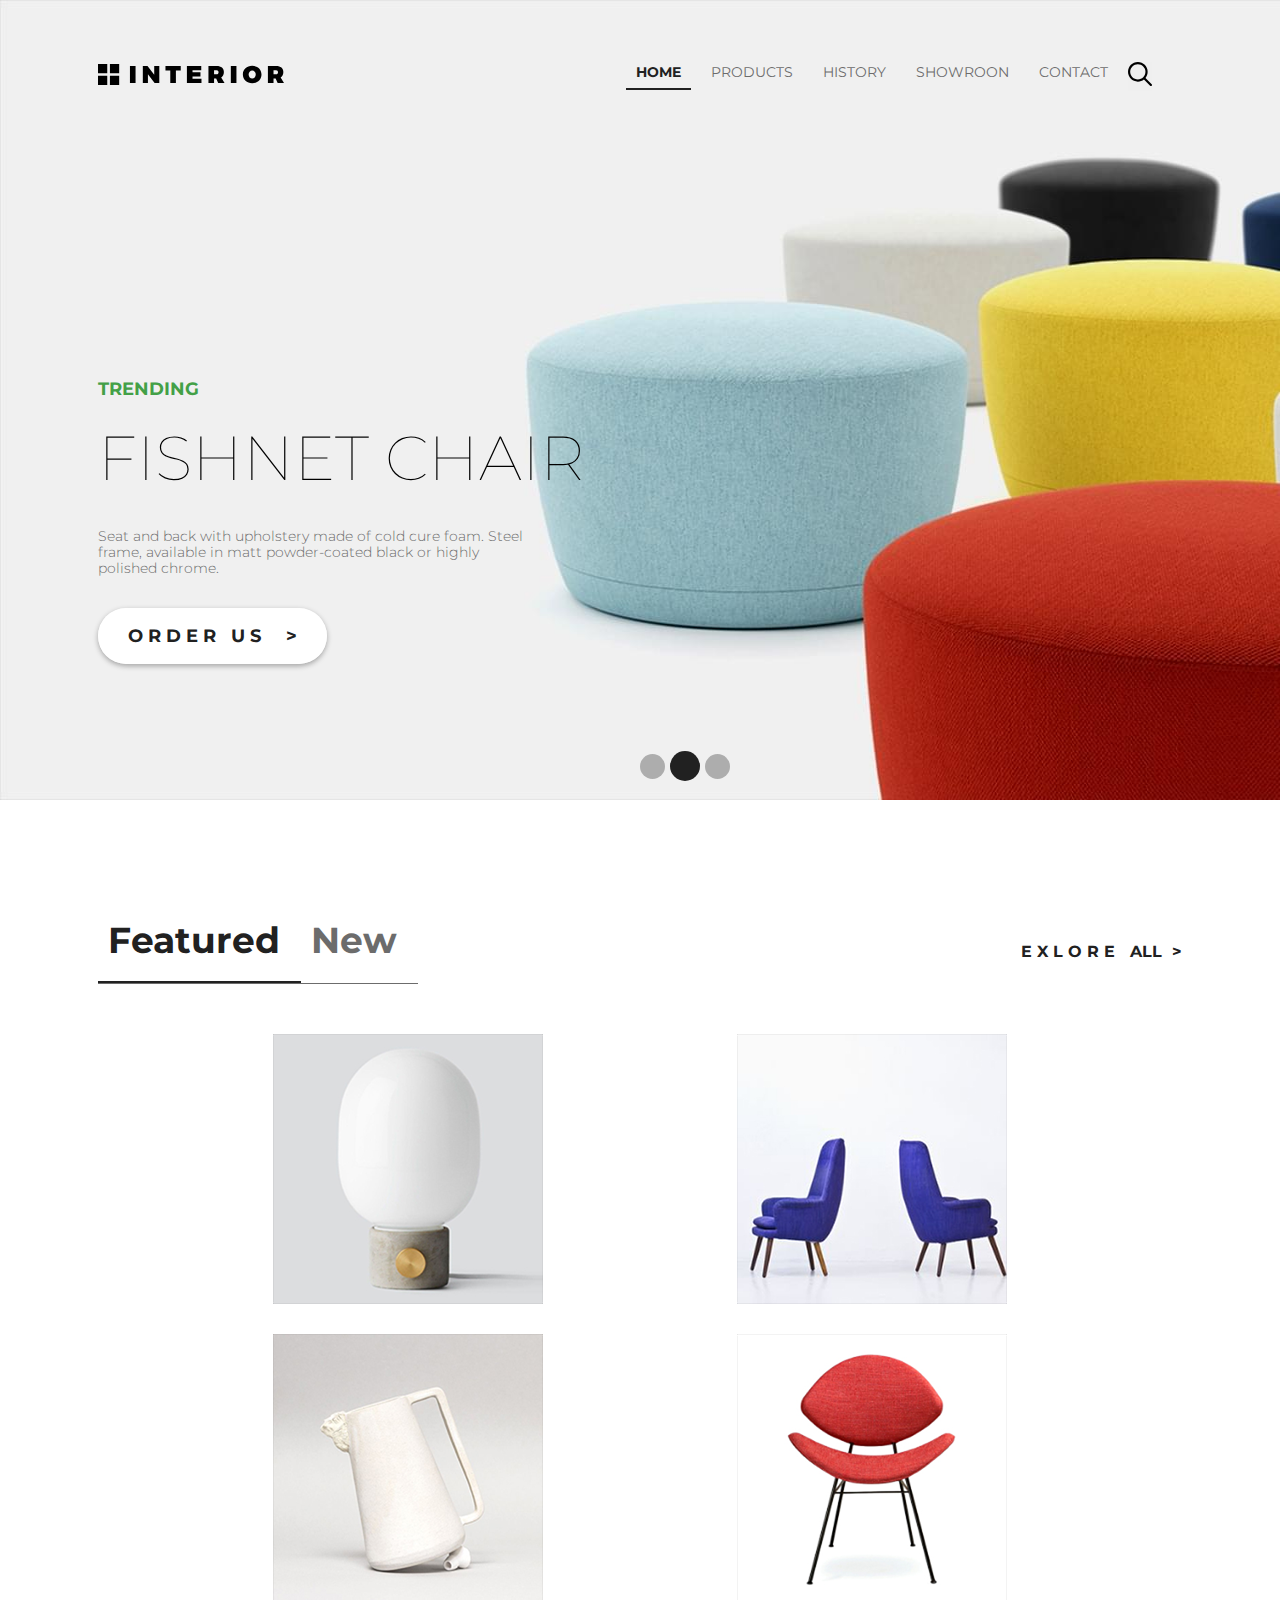
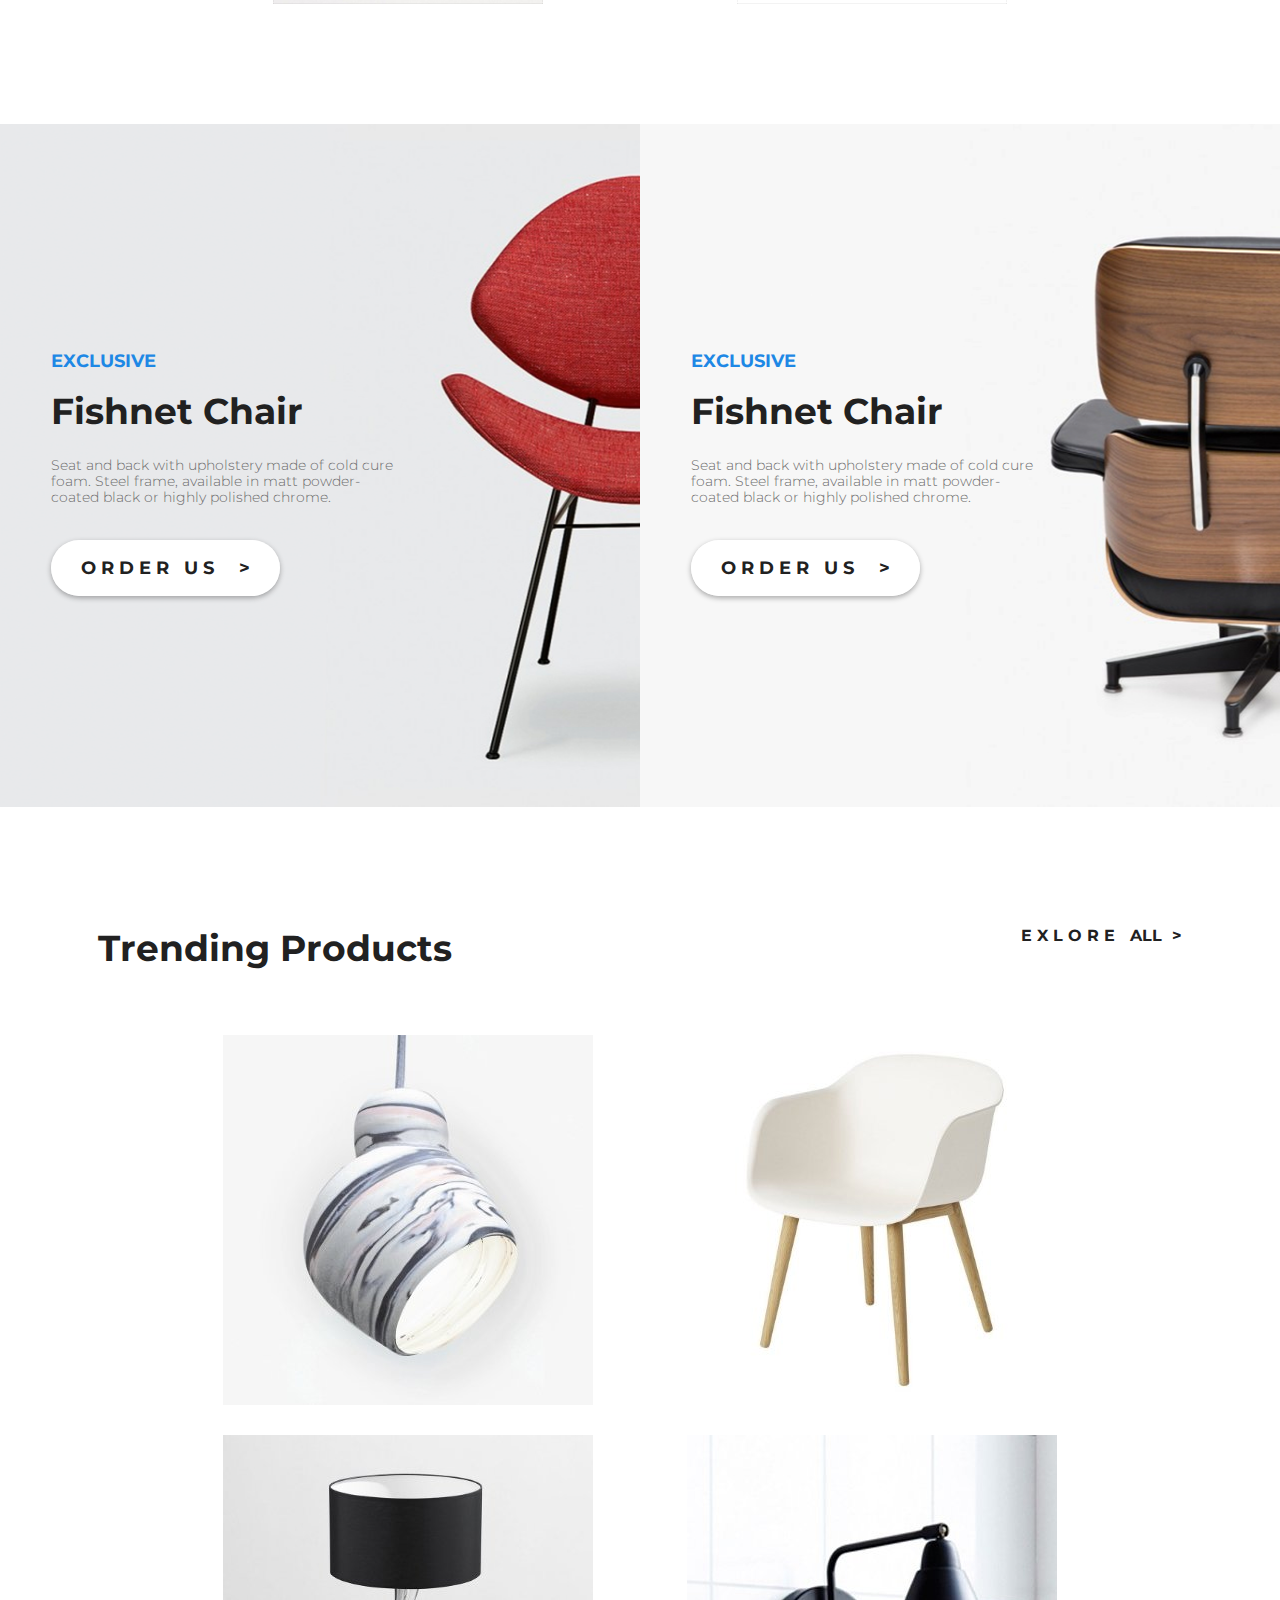
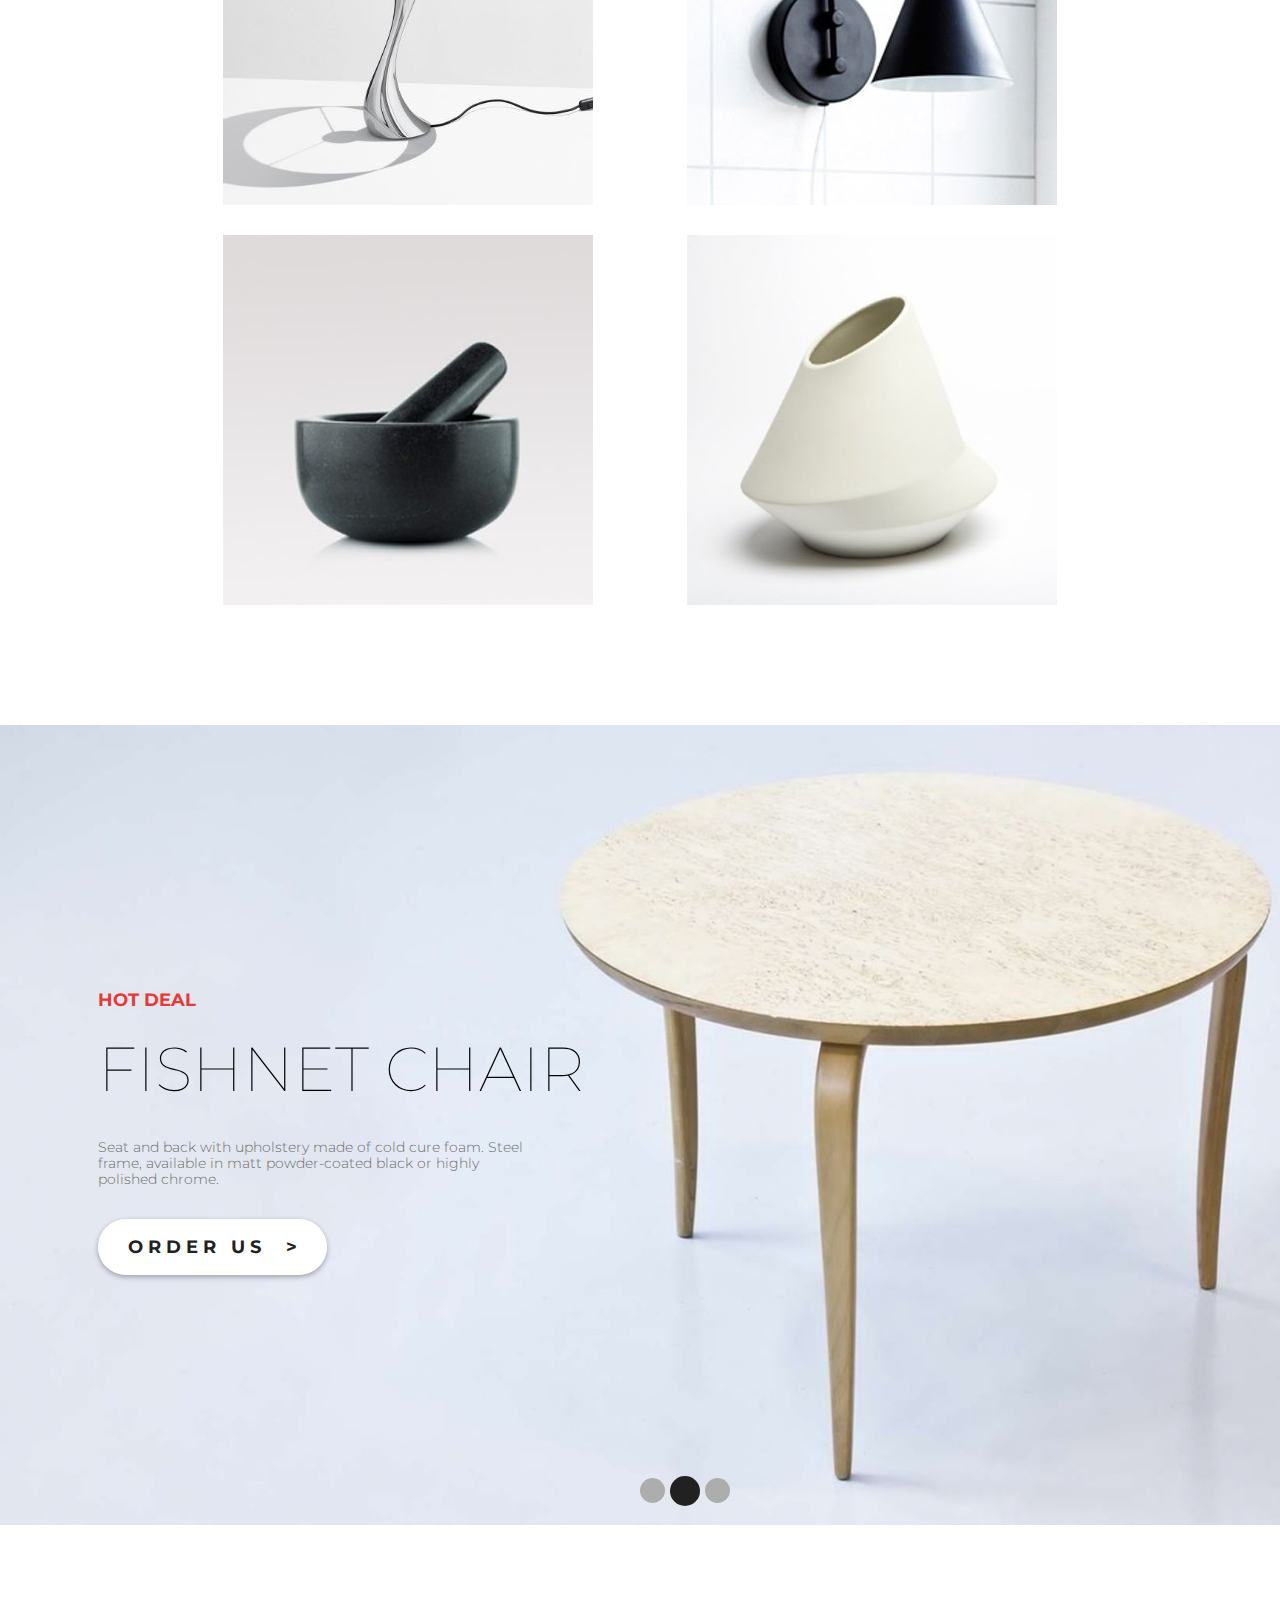
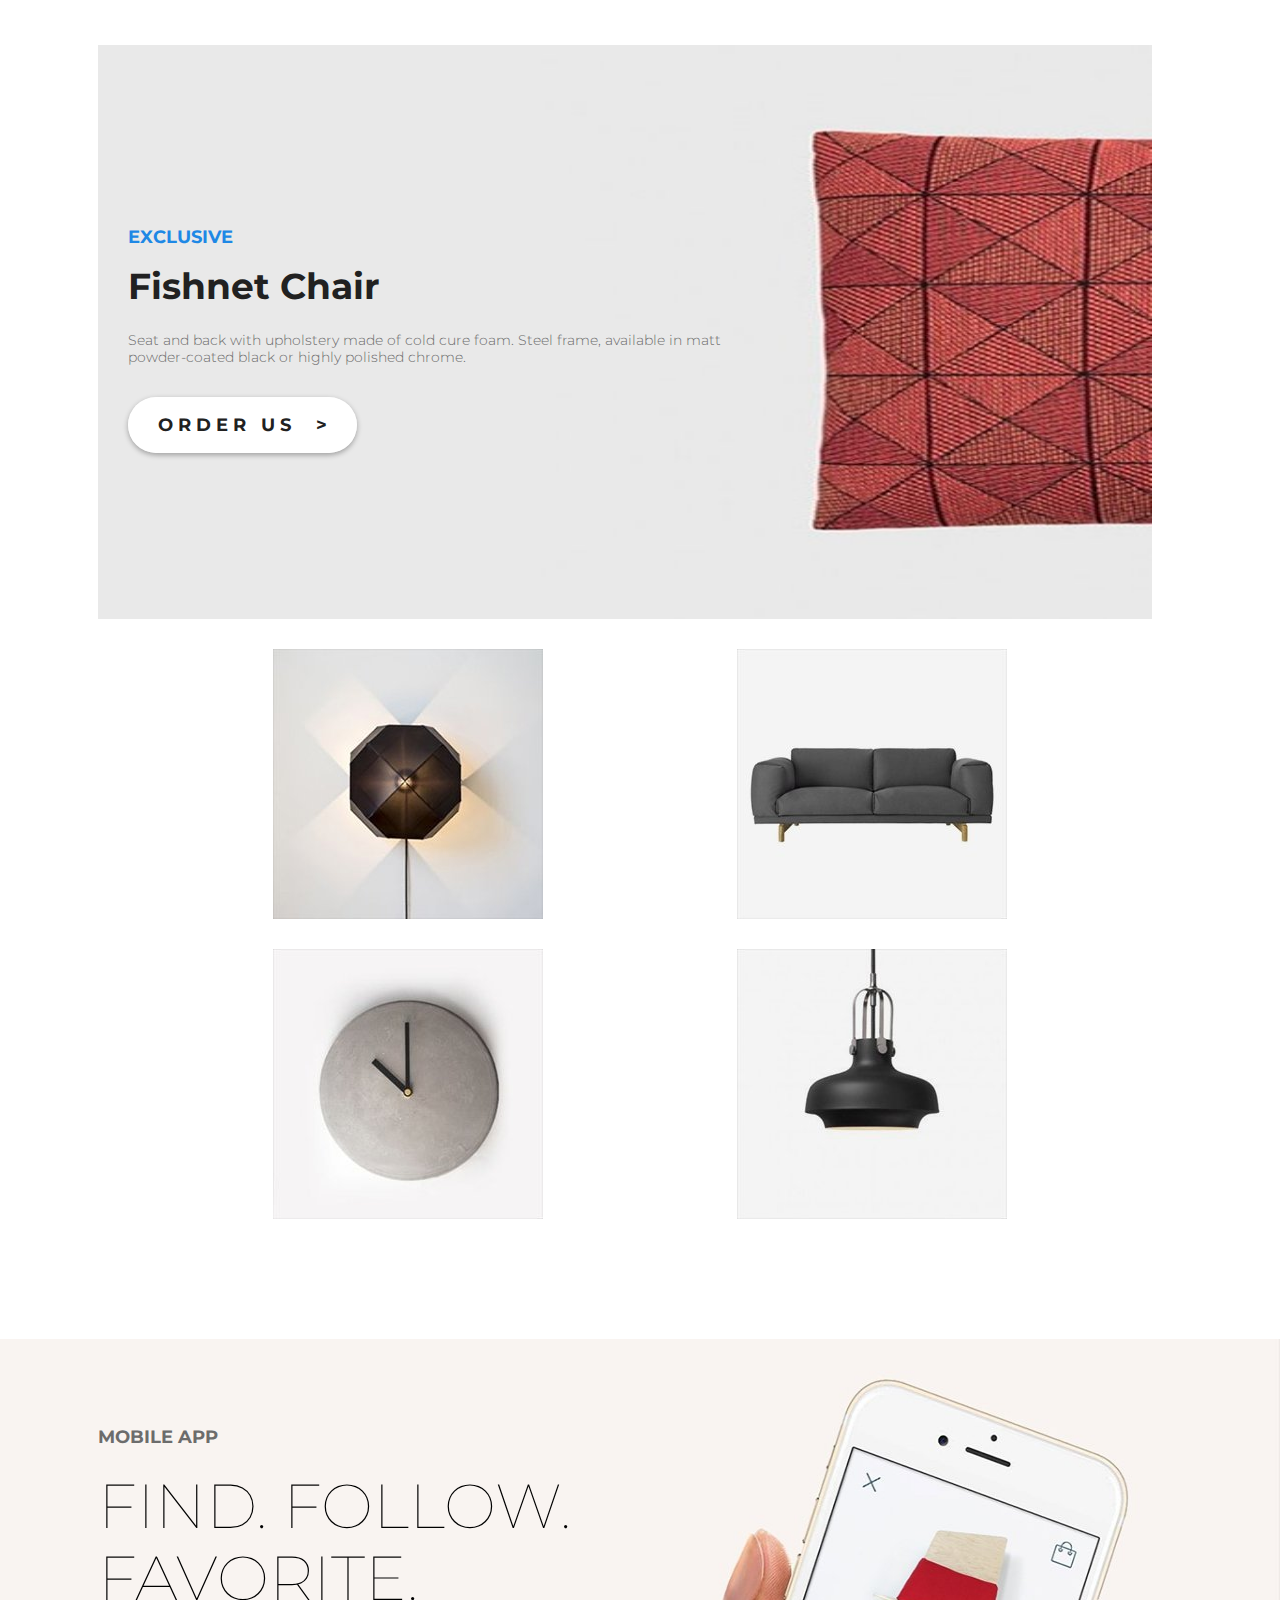
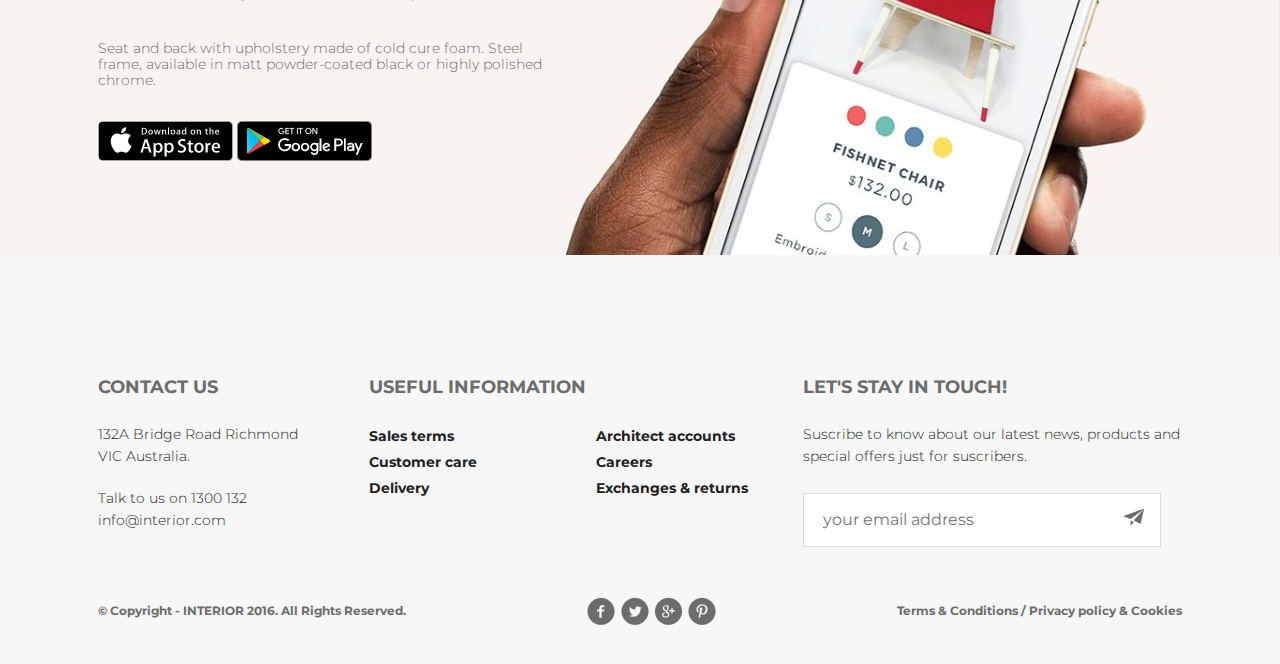
<file: index.html>
<!DOCTYPE html>
<html lang="RU">
<head>
    <meta charset="UTF-8">
    <meta name="viewport" content="width=device-width, initial-scale=1.0">
    <title>INTERIOR Home</title>
    <link href="https://fonts.googleapis.com/css?family=Montserrat:100,300,400,700,900&display=swap&subset=cyrillic" rel="stylesheet">
    <link rel="stylesheet" href="CSS/normalize.css">
    <link rel="stylesheet" href="CSS/style.css">
</head>
<body>
    <div class="container">
        <section class="slider slider-header">
            <div class="content">
                <header class="header">
                    <a href="index.html" class="logo"><img src="img/logo.svg" alt="Logo"></a>
                    <menu class = "menu">
                        <a class = "menu-item active-menu" href="#">HOME</a>
                        <a class = "menu-item" href="products.html">PRODUCTS</a>
                        <a class = "menu-item" href="#">HISTORY</a>
                        <a class = "menu-item" href="#">SHOWROON</a>
                        <a class = "menu-item" href="contact.html">CONTACT</a>
                    </menu>
                    <button class = "menu-search"><img src="img/search.svg" alt="Search"></button>
                </header>
    
                <div class="content-slider-head">
                    <p class="text-tag slide-tag-head">TRENDING</p>
                    <p class="title slide-title-head">FISHNET CHAIR</p>
                    <p class="text text-slide-head">Seat and back with upholstery made of cold cure foam. 
                        Steel frame, available in matt powder-coated black or highly polished chrome.
                    </p>
                    <a href="#" class="button-orders">O R D E R &nbsp U S &nbsp &nbsp ></a>
                </div>

                <div class="dots-slider dots-head">
                    <div class="dot"></div>
                    <div class="dot dot-active"></div>
                    <div class="dot"></div>
                </div>
            </div>
        </section>

        <main class="main">
            <section class="content product-featured">
                    <div class="tab-conrol">
                        <div class="featured-new">
                            <button class="featured-btn active-tab">Featured</button>
                            <button class="featured-btn">New</button>
                        </div>
                        <div class="tab-all-goods">
                            <a href="#" class="all-goods">E X L O R E &nbsp ALL &nbsp></a>
                        </div>
                    </div>
                    <div class="featured-goods">
                        <a href="#" class="featured-good">
                            <span class="featured-good-hover">
                                <p class="offer-image"><img src="img/arrow.svg" alt="Good"></p>
                                <p class="offer-title">Fishnet Chair</p>
                                <p class="offer-content">Seat and back with upholstery made of cold cure foam
                                    . Steel frame, available in matt powder-coated black
                                    or highly polished chrome.</p>
                            </span>
                            <img src="img/Feature-new/product-Featured-1.png" alt="Good" class="featured-img">
                        </a>
                        <a href="#" class="featured-good">
                            <span class="featured-good-hover">
                                <p class="offer-image"><img src="img/arrow.svg" alt="Good"></p>
                                <p class="offer-title">Fishnet Chair</p>
                                <p class="offer-content">Seat and back with upholstery made of cold cure foam
                                    . Steel frame, available in matt powder-coated black
                                    or highly polished chrome.</p>
                            </span>
                            <img src="img/Feature-new/product-Featured-2.png" alt="Good" class="featured-img">
                        </a>
                        <a href="#" class="featured-good">
                            <span class="featured-good-hover">
                                <p class="offer-image"><img src="img/arrow.svg" alt="Good"></p>
                                <p class="offer-title">Fishnet Chair</p>
                                <p class="offer-content">Seat and back with upholstery made of cold cure foam
                                    . Steel frame, available in matt powder-coated black
                                    or highly polished chrome.</p>
                            </span>
                            <img src="img/Feature-new/product-Featured-3.png" alt="Good" class="featured-img">
                        </a>
                        <a href="#" class="featured-good">
                            <span class="featured-good-hover">
                                <p class="offer-image"><img src="img/arrow.svg" alt="Good"></p>
                                <p class="offer-title">Fishnet Chair</p>
                                <p class="offer-content">Seat and back with upholstery made of cold cure foam
                                    . Steel frame, available in matt powder-coated black
                                    or highly polished chrome.</p>
                            </span>
                            <img src="img/Feature-new/product-Featured-4.png" alt="Good" class="featured-img">
                        </a>

                    </div>
            </section>

            <section class="promo">
                <div class="promo-first">
                    <div class="promo-conent">
                        <p class = "text-tag promo-tag">EXCLUSIVE</p>
                        <p class = "title-promo">Fishnet Chair</p>
                        <p class = "text text-promo">Seat and back with upholstery made of cold cure foam.
                            Steel frame, available in matt
                            powder-coated black
                            or highly polished chrome.</p>
                        <a href="#" class="button-orders">O R D E R &nbsp U S &nbsp &nbsp ></a>
                    </div> 
                </div>

                <div class="promo-second">
                    <div class="promo-conent">
                        <p class = "text-tag promo-tag">EXCLUSIVE</p>
                        <p class = "title-promo">Fishnet Chair</p>
                        <p class = "text text-promo">Seat and back with upholstery made of cold cure foam.
                            Steel frame, available in matt
                            powder-coated black
                            or highly polished chrome.</p>
                        <a href="#" class="button-orders">O R D E R &nbsp U S &nbsp &nbsp ></a>
                    </div>
                </div>
            </section>

            <section class="content trending-product">
                    <div class="head-trending-product">
                        <p class="title-trending-product">Trending Products</p>
                        <div class="tab-all-goods">
                            <a href="#" class="all-goods">E X L O R E &nbsp ALL &nbsp></a>
                        </div>
                    </div>
                    <div class="trending-products">
                        <a href="#" class="featured-good">
                            <span class="featured-good-hover">
                                <p class="offer-image"><img src="img/arrow.svg" alt="Good"></p>
                                <p class="offer-title">Fishnet Chair</p>
                                <p class="offer-content">Seat and back with upholstery made of cold cure foam
                                    . Steel frame, available in matt powder-coated black
                                    or highly polished chrome.</p>
                            </span>
                            <img src="img/Trending-product/product_1.jpg" alt="Good" class="trending-img">
                        </a>
                        <a href="#" class="featured-good">
                            <span class="featured-good-hover">
                                <p class="offer-image"><img src="img/arrow.svg" alt="Good"></p>
                                <p class="offer-title">Fishnet Chair</p>
                                <p class="offer-content">Seat and back with upholstery made of cold cure foam
                                    . Steel frame, available in matt powder-coated black
                                    or highly polished chrome.</p>
                            </span>
                            <img src="img/Trending-product/product_2.jpg" alt="Good" class="trending-img">
                        </a>
                        <a href="#" class="featured-good">
                            <span class="featured-good-hover">
                                <p class="offer-image"><img src="img/arrow.svg" alt="Good"></p>
                                <p class="offer-title">Fishnet Chair</p>
                                <p class="offer-content">Seat and back with upholstery made of cold cure foam
                                    . Steel frame, available in matt powder-coated black
                                    or highly polished chrome.</p>
                            </span>
                            <img src="img/Trending-product/product_3.jpg" alt="Good" class="trending-img">
                        </a>
                        <a href="#" class="featured-good">
                            <span class="featured-good-hover">
                                <p class="offer-image"><img src="img/arrow.svg" alt="Good"></p>
                                <p class="offer-title">Fishnet Chair</p>
                                <p class="offer-content">Seat and back with upholstery made of cold cure foam
                                    . Steel frame, available in matt powder-coated black
                                    or highly polished chrome.</p>
                            </span>
                            <img src="img/Trending-product/product_4.jpg" alt="Good" class="trending-img">
                        </a>
                        <a href="#" class="featured-good">
                            <span class="featured-good-hover">
                                <p class="offer-image"><img src="img/arrow.svg" alt="Good"></p>
                                <p class="offer-title">Fishnet Chair</p>
                                <p class="offer-content">Seat and back with upholstery made of cold cure foam
                                    . Steel frame, available in matt powder-coated black
                                    or highly polished chrome.</p>
                            </span>
                            <img src="img/Trending-product/product_5.jpg" alt="Good" class="trending-img">
                        </a>
                        <a href="#" class="featured-good">
                            <span class="featured-good-hover">
                                <p class="offer-image"><img src="img/arrow.svg" alt="Good"></p>
                                <p class="offer-title">Fishnet Chair</p>
                                <p class="offer-content">Seat and back with upholstery made of cold cure foam
                                    . Steel frame, available in matt powder-coated black
                                    or highly polished chrome.</p>
                            </span>
                            <img src="img/Trending-product/product_6.jpg" alt="Good" class="trending-img">
                        </a>
                    </div>
            </section>

            <section class="slider slider-main">
                <div class="content">
                    <div class="content-slider-main">
                        <p class="text-tag slide-tag-main">HOT DEAL</p>
                        <p class="title slide-title-main">FISHNET CHAIR</p>
                        <p class="text text-slide-main">Seat and back with upholstery made of cold cure foam.
                             Steel frame, available in matt powder-coated black or highly polished chrome.
                        </p>
                        <a href="#" class="button-orders">O R D E R &nbsp U S &nbsp &nbsp ></a>
                    </div>
    
                    <div class="dots-slider dots-main">
                        <div class="dot"></div>
                        <div class="dot dot-active"></div>
                        <div class="dot"></div>
                    </div>
                </div>
            </section>

            <section class="content products-exluseve">
                    <div class="product-big-img">
                        <div class="conent-product">
                            <p class="text-tag products-tag">EXCLUSIVE</p>
                            <p class="title products-title">Fishnet Chair</p>
                            <p class="text  products-slide">Seat and back with upholstery made of cold cure foam.
                                 Steel frame, available in matt powder-coated black or highly polished chrome.
                            </p>
                            <a href="#" class="button-orders">O R D E R &nbsp U S &nbsp &nbsp ></a>
                        </div>
                    </div>

                    <div class="product-images">
                        <a href="#" class="featured-good">
                            <span class="featured-good-hover">
                                <p class="offer-image"><img src="img/arrow.svg" alt="Good"></p>
                                <p class="offer-title">Fishnet Chair</p>
                                <p class="offer-content">Seat and back with upholstery made of cold cure foam
                                    . Steel frame, available in matt powder-coated black
                                    or highly polished chrome.</p>
                            </span>
                            <img src="img/Product/product_2.jpg" alt="Product" class="product-imge">
                        </a>
                        <a href="#" class="featured-good">
                            <span class="featured-good-hover">
                                <p class="offer-image"><img src="img/arrow.svg" alt="Good"></p>
                                <p class="offer-title">Fishnet Chair</p>
                                <p class="offer-content">Seat and back with upholstery made of cold cure foam
                                    . Steel frame, available in matt powder-coated black
                                    or highly polished chrome.</p>
                            </span>
                            <img src="img/Product/product_3.jpg" alt="Product" class="product-imge">
                        </a>
                        <a href="#" class="featured-good">
                            <span class="featured-good-hover">
                                <p class="offer-image"><img src="img/arrow.svg" alt="Good"></p>
                                <p class="offer-title">Fishnet Chair</p>
                                <p class="offer-content">Seat and back with upholstery made of cold cure foam
                                    . Steel frame, available in matt powder-coated black
                                    or highly polished chrome.</p>
                            </span>
                            <img src="img/Product/product_4.jpg" alt="Product" class="product-imge">
                        </a>
                        <a href="#" class="featured-good">
                            <span class="featured-good-hover">
                                <p class="offer-image"><img src="img/arrow.svg" alt="Good"></p>
                                <p class="offer-title">Fishnet Chair</p>
                                <p class="offer-content">Seat and back with upholstery made of cold cure foam
                                    . Steel frame, available in matt powder-coated black
                                    or highly polished chrome.</p>
                            </span>
                            <img src="img/Product/product_5.jpg" alt="Product" class="product-imge">
                        </a>
                    </div>

            </section>

            <section class="phone-app">
                <div class="content">
                    <div class="content-phone-app">
                        <p class="text-tag phone-app-tag">MOBILE APP</p>
                        <p class="title phone-app-title">FIND. FOLLOW. FAVORITE.</p>
                        <p class="text phone-app-text">Seat and back with upholstery made of cold cure foam.
                             Steel frame, available in matt powder-coated black or highly polished chrome.
                        </p>
                        <a href="#" class=""><img src="img/app_store.png"></a>
                        <a href="#" class=""><img src="img/google_play.png"></a>
                    </div>
                </div>
            </section>

        </main>

        <footer class="footer">
            <div class="content content-footer">
                <div class="footer-info">
                    <div class="footer-contact">
                        <p class="fotter-info-title">CONTACT US</p>
                        <ul class = "contact">
                            <li class = "contact-item">
                                132A Bridge Road Richmond VIC Australia.
                            </li>
                            <li class = "contact-item">Talk to us on 1300 132
                                info@interior.com
                            </li>
                        </ul>
                    </div>

                    <div class="footer-use-info">
                        <p class="fotter-info-title">USEFUL INFORMATION</p>
                        <div class="info-box">
                            <ul class="info">
                                <li class="info-item"><a href="#" class="info-link">Sales terms</a></li>
                                <li class="info-item"><a href="#" class="info-link"> Customer care</a></li>
                                <li class="info-item"><a href="#" class="info-link">Delivery</a></li>
                            </ul>
                            <ul class="info">
                                <li class="info-item"><a href="#" class="info-link">Architect accounts</a></li>
                                <li class="info-item"><a href="#" class="info-link">Careers</a></li>
                                <li class="info-item"><a href="#" class="info-link">Exchanges & returns</a></li>
                            </ul>
                        </div>
                    </div>
                    
                    <div class="footer-communication">
                        <p class="fotter-info-title">LET'S STAY IN TOUCH!</p>
                        <p class="comunication-text">Suscribe to know about our latest news,
                             products and special offers just for suscribers.
                        </p>
                        <form class = "form" action="">
                            <input class="communication-email" placeholder="your email address" required pattern="^[-_\w.]+@([A-z0-9][-A-z0-9]+\.)+[A-z]{2,4}$">
                            <button class = "submit-email" type="submit">
                                <img src="img/icon_message.png" alt="message">
                            </button>
                        </form>

                    </div>
                </div>

                <div class="footer-social">
                    <p class="general-info">© Copyright - INTERIOR 2016. All Rights Reserved.</p>
                    <img src="img/social_links.png" alt="" class="social-links">
                    <p class="general-info">Terms & Conditions / Privacy policy & Cookies</p>
                </div>
            </div>
        </footer>
    </div>
</body>
</html>
</file>
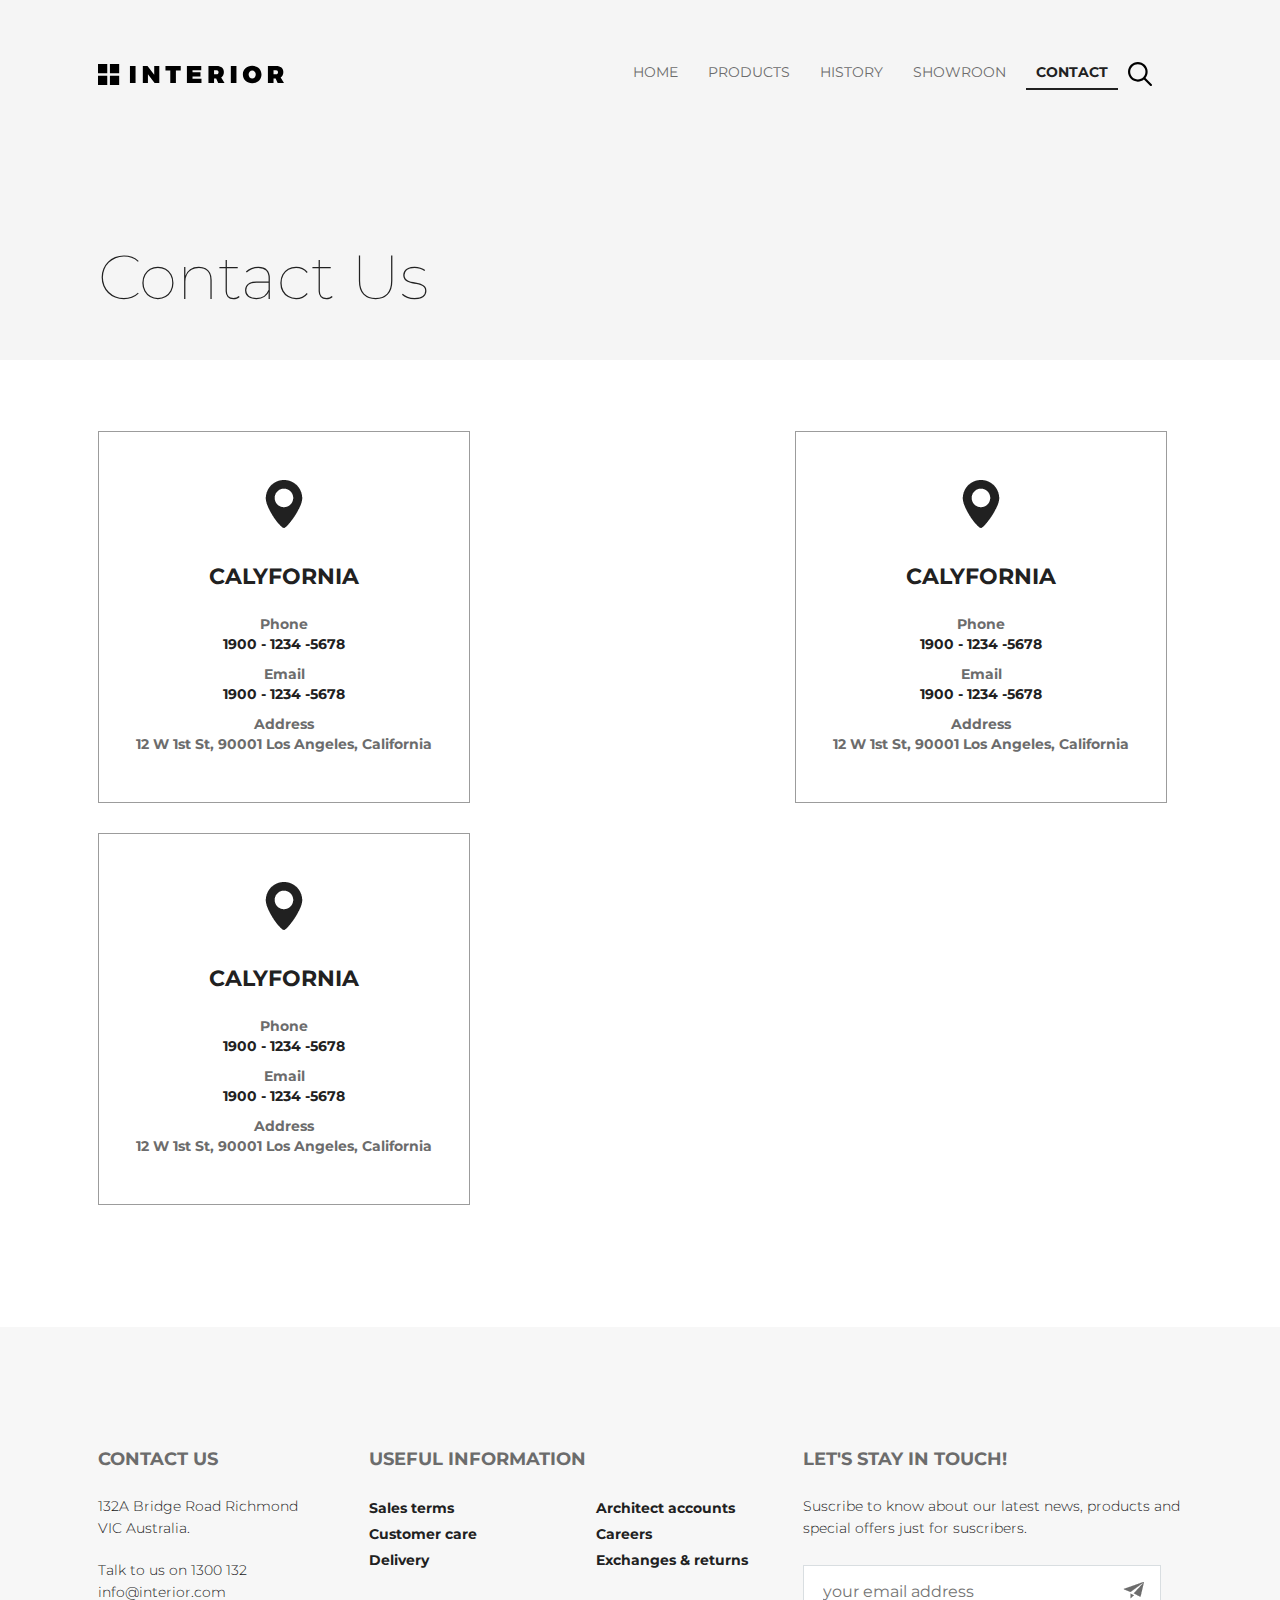
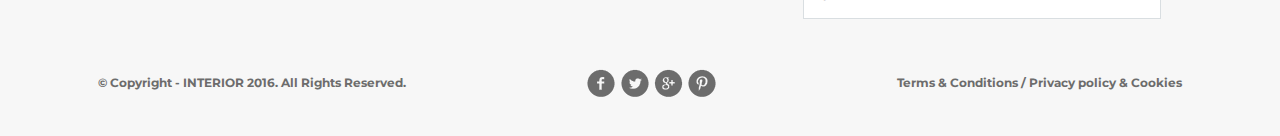
<file: contact.html>
<!DOCTYPE html>
<html lang="RU">
<head>
    <meta charset="UTF-8">
    <meta name="viewport" content="width=device-width, initial-scale=1.0">
    <title>INTERIOR Contact</title>
    <link href="https://fonts.googleapis.com/css?family=Montserrat:100,300,400,700,900&display=swap&subset=cyrillic" rel="stylesheet">
    <link rel="stylesheet" href="CSS/normalize.css">
    <link rel="stylesheet" href="CSS/style.css">
</head>
<body>
    <div class="container">
        <div class="head-content">
            <div class="content">
                <header class="header header-contact">
                    <a href="index.html" class="logo"><img src="img/logo.svg" alt="Logo"></a>
                    <menu class = "menu">
                        <a class = "menu-item" href="index.html">HOME</a>
                        <a class = "menu-item" href="products.html">PRODUCTS</a>
                        <a class = "menu-item" href="#">HISTORY</a>
                        <a class = "menu-item" href="#">SHOWROON</a>
                        <a class = "menu-item active-menu" href="contact.html">CONTACT</a>
                    </menu>
                    <button class = "menu-search menu-search-head"><img src="img/search.svg" alt="Search"></button>
                </header>
                
                <h3 class="title-page">Contact Us</h3>
            </div>
        </div>

        <main class="main-contact">
            <div class="content ">
                <div class="locations">
                    <div class="location">
                        <img class = "location-img" src="img/Location.png" alt="Location">
                        <p class="location-city">CALYFORNIA</p>

                        <p class="label">Phone</p>
                        <p class="contact contact-phone">1900 - 1234 -5678</p>

                        <p class="label">Email</p>
                        <p class="contact contact-email">1900 - 1234 -5678</p>

                        <p class="label">Address</p>
                        <p class="location-adress">12 W 1st St, 90001 Los Angeles, California</p>
                    </div>

                    <div class="location">
                        <img class = "location-img" src="img/Location.png" alt="Location">
                        <p class="location-city">CALYFORNIA</p>

                        <p class="label">Phone</p>
                        <p class="contact contact-phone">1900 - 1234 -5678</p>

                        <p class="label">Email</p>
                        <p class="contact contact-email">1900 - 1234 -5678</p>

                        <p class="label">Address</p>
                        <p class="location-adress">12 W 1st St, 90001 Los Angeles, California</p>
                    </div>

                    <div class="location">
                        <img class = "location-img" src="img/Location.png" alt="Location">
                        <p class="location-city">CALYFORNIA</p>

                        <p class="label">Phone</p>
                        <p class="contact contact-phone">1900 - 1234 -5678</p>

                        <p class="label">Email</p>
                        <p class="contact contact-email">1900 - 1234 -5678</p>

                        <p class="label">Address</p>
                        <p class="location-adress">12 W 1st St, 90001 Los Angeles, California</p>
                    </div>
                </div>
            </div>
        </main>

        <footer class="footer">
            <div class="content content-footer">
                <div class="footer-info">
                    <div class="footer-contact">
                        <p class="fotter-info-title">CONTACT US</p>
                        <ul class = "contact">
                            <li class = "contact-item">
                                132A Bridge Road Richmond VIC Australia.
                            </li>
                            <li class = "contact-item">Talk to us on 1300 132
                                info@interior.com
                            </li>
                        </ul>
                    </div>

                    <div class="footer-use-info">
                        <p class="fotter-info-title">USEFUL INFORMATION</p>
                        <div class="info-box">
                            <ul class="info">
                                <li class="info-item"><a href="#" class="info-link">Sales terms</a></li>
                                <li class="info-item"><a href="#" class="info-link"> Customer care</a></li>
                                <li class="info-item"><a href="#" class="info-link">Delivery</a></li>
                            </ul>
                            <ul class="info">
                                <li class="info-item"><a href="#" class="info-link">Architect accounts</a></li>
                                <li class="info-item"><a href="#" class="info-link">Careers</a></li>
                                <li class="info-item"><a href="#" class="info-link">Exchanges & returns</a></li>
                            </ul>
                        </div>
                    </div>
                    
                    <div class="footer-communication">
                        <p class="fotter-info-title">LET'S STAY IN TOUCH!</p>
                        <p class="comunication-text">Suscribe to know about our latest news,
                             products and special offers just for suscribers.
                        </p>
                        <form class = "form" action="">
                            <input class="communication-email" placeholder="your email address" required pattern="^[-_\w.]+@([A-z0-9][-A-z0-9]+\.)+[A-z]{2,4}$">
                            <button class = "submit-email" type="submit">
                                <img src="img/icon_message.png" alt="message">
                            </button>
                        </form>

                    </div>
                </div>

                <div class="footer-social">
                    <p class="general-info">© Copyright - INTERIOR 2016. All Rights Reserved.</p>
                    <img src="img/social_links.png" alt="" class="social-links">
                    <p class="general-info">Terms & Conditions / Privacy policy & Cookies</p>
                </div>
            </div>
        </footer>
    </div>
</body>
</html>
</file>
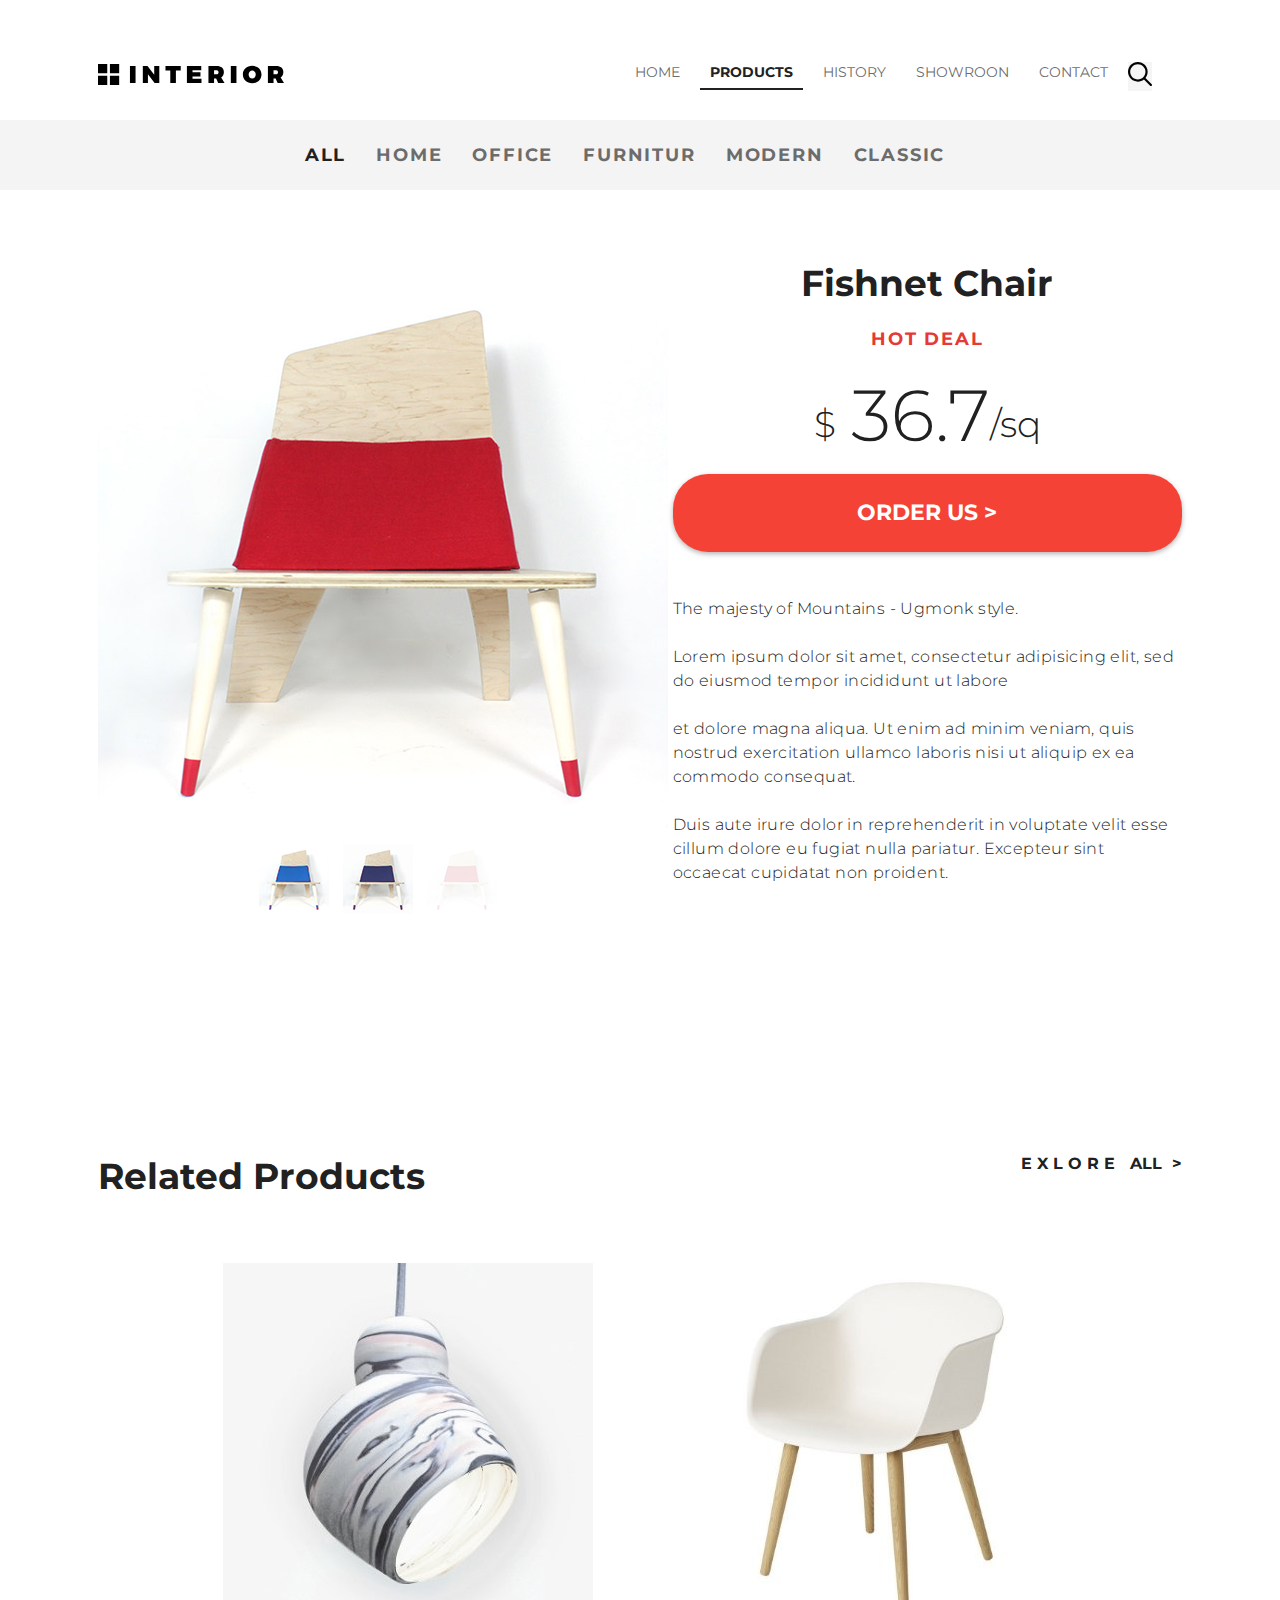
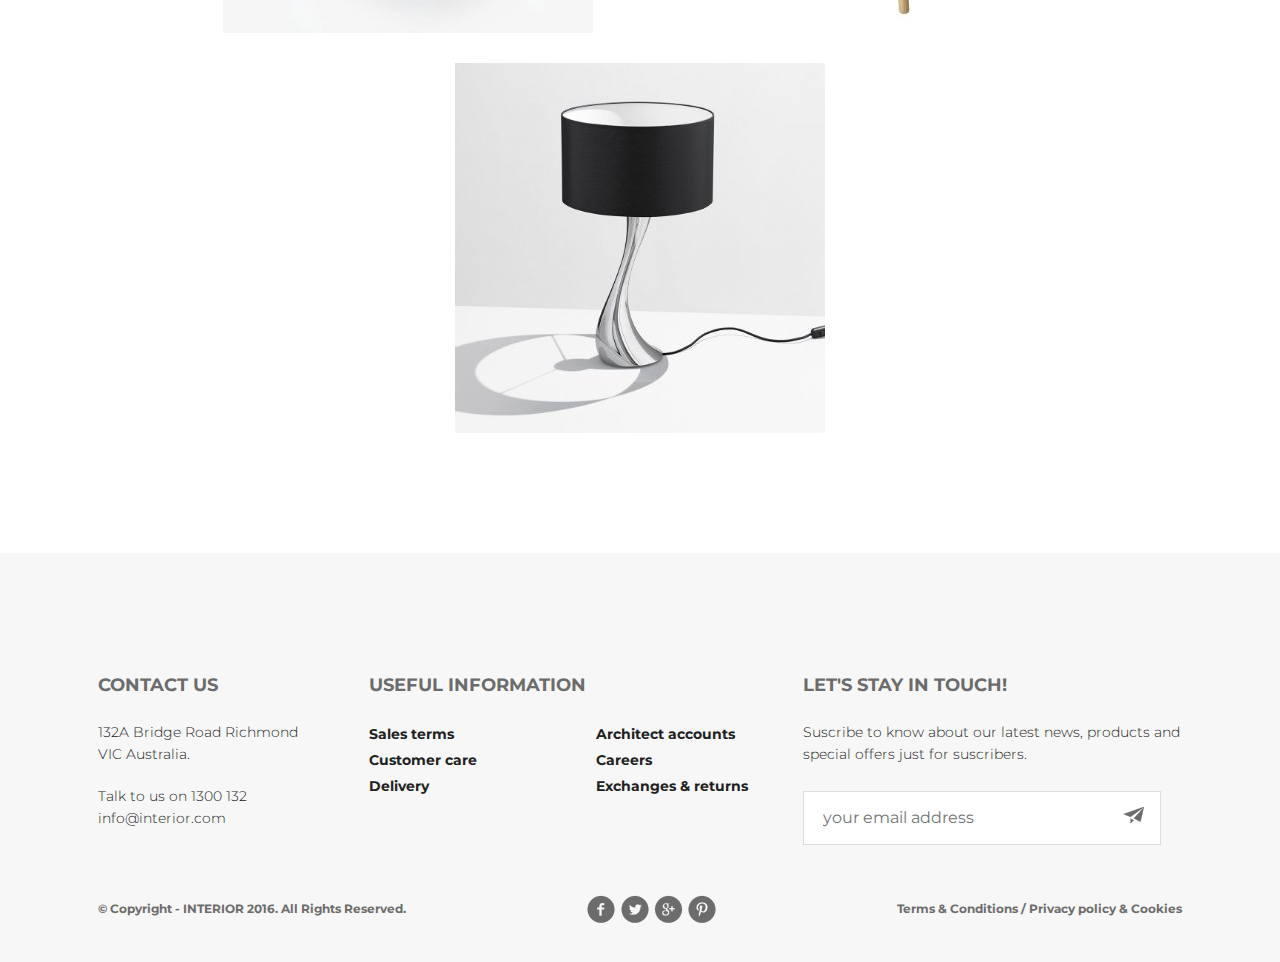
<file: product-deails.html>
<!DOCTYPE html>
<html lang="RU">
<head>
    <meta charset="UTF-8">
    <meta name="viewport" content="width=device-width, initial-scale=1.0">
    <title>INTERIOR Product-deails</title>
    <link href="https://fonts.googleapis.com/css?family=Montserrat:100,300,400,700,900&display=swap&subset=cyrillic" rel="stylesheet">
    <link rel="stylesheet" href="CSS/normalize.css">
    <link rel="stylesheet" href="CSS/style.css">
</head>
<body>
    <div class="container">
        <div class="content">
            <header class="header header-product-deails">
                <a href="index.html" class="logo"><img src="img/logo.svg" alt="Logo"></a>
                <menu class = "menu">
                    <a class = "menu-item" href="index.html">HOME</a>
                    <a class = "menu-item active-menu" href="products.html">PRODUCTS</a>
                    <a class = "menu-item" href="#">HISTORY</a>
                    <a class = "menu-item" href="#">SHOWROON</a>
                    <a class = "menu-item" href="contact.html">CONTACT</a>
                </menu>
                <button class = "menu-search menu-search-head"><img src="img/search.svg" alt="Search"></button>
            </header>
        </div>
            

        <main class="main-product-deails">
            <form class="menu-products" action="">
                    <button type="submit" class="menu-products-item active-products-item">ALL</button>
                    <button type="submit" class="menu-products-item">HOME</button>
                    <button type="submit" class="menu-products-item">OFFICE</button>
                    <button type="submit" class="menu-products-item">FURNITUR</button>
                    <button type="submit" class="menu-products-item">MODERN</button>
                    <button type="submit" class="menu-products-item">CLASSIC</button>
            </form>

            <section class="content content-product-deails">
                <div class="images-product">
                    <img class = "img-product" src="img/slide-product/slide_product.png" alt="Product">
                    <div class="control-imges">
                        <img class ="control-img"  src="img/slide-product/slide_control_1.png" alt="Product">
                        <img class ="control-img" src="img/slide-product/slide_control_2.png" alt="Product">
                        <img class ="control-img active-control" src="img/slide-product/slide_control_3.png" alt="Product">
                    </div>
                </div>
                
                <div class="product-info">
                    <p class="product-title">Fishnet Chair</p>
                    <p class="product-tag">HOT DEAL</p>

                    <div class="price-product">
                        <p class="currency">$</p>
                        <p class="price">36.7</p>
                        <p class="currency">/sq</p>
                    </div>

                    <button class="order-product">ORDER US ></button>

                    <p class="info-text">
                        The majesty of Mountains - Ugmonk style.
                        <br>
                        <br>
                        Lorem ipsum dolor sit amet, consectetur adipisicing elit,
                        sed do eiusmod tempor incididunt ut labore
                        <br>
                        <br>
                        et dolore magna aliqua. Ut enim ad minim veniam, 
                        quis nostrud exercitation ullamco laboris nisi ut aliquip ex ea commodo consequat.
                        <br>
                        <br>
                        Duis aute irure dolor in reprehenderit in voluptate velit esse cillum dolore eu fugiat
                        nulla pariatur. Excepteur sint occaecat cupidatat non proident.
                        <br>
                        <br>
                    </p>
                </div>
            </section>

            <section class="content trending-product">
                <div class="head-trending-product">
                    <p class="title-trending-product">Related Products</p>
                    <div class="tab-all-goods">
                        <a href="#" class="all-goods">E X L O R E &nbsp ALL &nbsp></a>
                    </div>
                </div>
                <div class="trending-products">
                    <a href="#" class="featured-good">
                        <span class="featured-good-hover">
                            <p class="offer-image"><img src="img/arrow.svg" alt="Good"></p>
                            <p class="offer-title">Fishnet Chair</p>
                            <p class="offer-content">Seat and back with upholstery made of cold cure foam
                                . Steel frame, available in matt powder-coated black
                                or highly polished chrome.</p>
                        </span>
                        <img src="img/Trending-product/product_1.jpg" alt="Good" class="trending-img">
                    </a>
                    <a href="#" class="featured-good">
                        <span class="featured-good-hover">
                            <p class="offer-image"><img src="img/arrow.svg" alt="Good"></p>
                            <p class="offer-title">Fishnet Chair</p>
                            <p class="offer-content">Seat and back with upholstery made of cold cure foam
                                . Steel frame, available in matt powder-coated black
                                or highly polished chrome.</p>
                        </span>
                        <img src="img/Trending-product/product_2.jpg" alt="Good" class="trending-img">
                    </a>
                    <a href="#" class="featured-good">
                        <span class="featured-good-hover">
                            <p class="offer-image"><img src="img/arrow.svg" alt="Good"></p>
                            <p class="offer-title">Fishnet Chair</p>
                            <p class="offer-content">Seat and back with upholstery made of cold cure foam
                                . Steel frame, available in matt powder-coated black
                                or highly polished chrome.</p>
                        </span>
                        <img src="img/Trending-product/product_3.jpg" alt="Good" class="trending-img">
                    </a>
                </div>
        </section>

        </main>

        <footer class="footer">
            <div class="content content-footer">
                <div class="footer-info">
                    <div class="footer-contact">
                        <p class="fotter-info-title">CONTACT US</p>
                        <ul class = "contact">
                            <li class = "contact-item">
                                132A Bridge Road Richmond VIC Australia.
                            </li>
                            <li class = "contact-item">Talk to us on 1300 132
                                info@interior.com
                            </li>
                        </ul>
                    </div>

                    <div class="footer-use-info">
                        <p class="fotter-info-title">USEFUL INFORMATION</p>
                        <div class="info-box">
                            <ul class="info">
                                <li class="info-item"><a href="#" class="info-link">Sales terms</a></li>
                                <li class="info-item"><a href="#" class="info-link"> Customer care</a></li>
                                <li class="info-item"><a href="#" class="info-link">Delivery</a></li>
                            </ul>
                            <ul class="info">
                                <li class="info-item"><a href="#" class="info-link">Architect accounts</a></li>
                                <li class="info-item"><a href="#" class="info-link">Careers</a></li>
                                <li class="info-item"><a href="#" class="info-link">Exchanges & returns</a></li>
                            </ul>
                        </div>
                    </div>
                    
                    <div class="footer-communication">
                        <p class="fotter-info-title">LET'S STAY IN TOUCH!</p>
                        <p class="comunication-text">Suscribe to know about our latest news,
                             products and special offers just for suscribers.
                        </p>
                        <form class = "form" action="">
                            <input class="communication-email" placeholder="your email address" required pattern="^[-_\w.]+@([A-z0-9][-A-z0-9]+\.)+[A-z]{2,4}$">
                            <button class = "submit-email" type="submit">
                                <img src="img/icon_message.png" alt="message">
                            </button>
                        </form>

                    </div>
                </div>

                <div class="footer-social">
                    <p class="general-info">© Copyright - INTERIOR 2016. All Rights Reserved.</p>
                    <img src="img/social_links.png" alt="" class="social-links">
                    <p class="general-info">Terms & Conditions / Privacy policy & Cookies</p>
                </div>
            </div>
        </footer>
    </div>
</body>
</html>
</file>
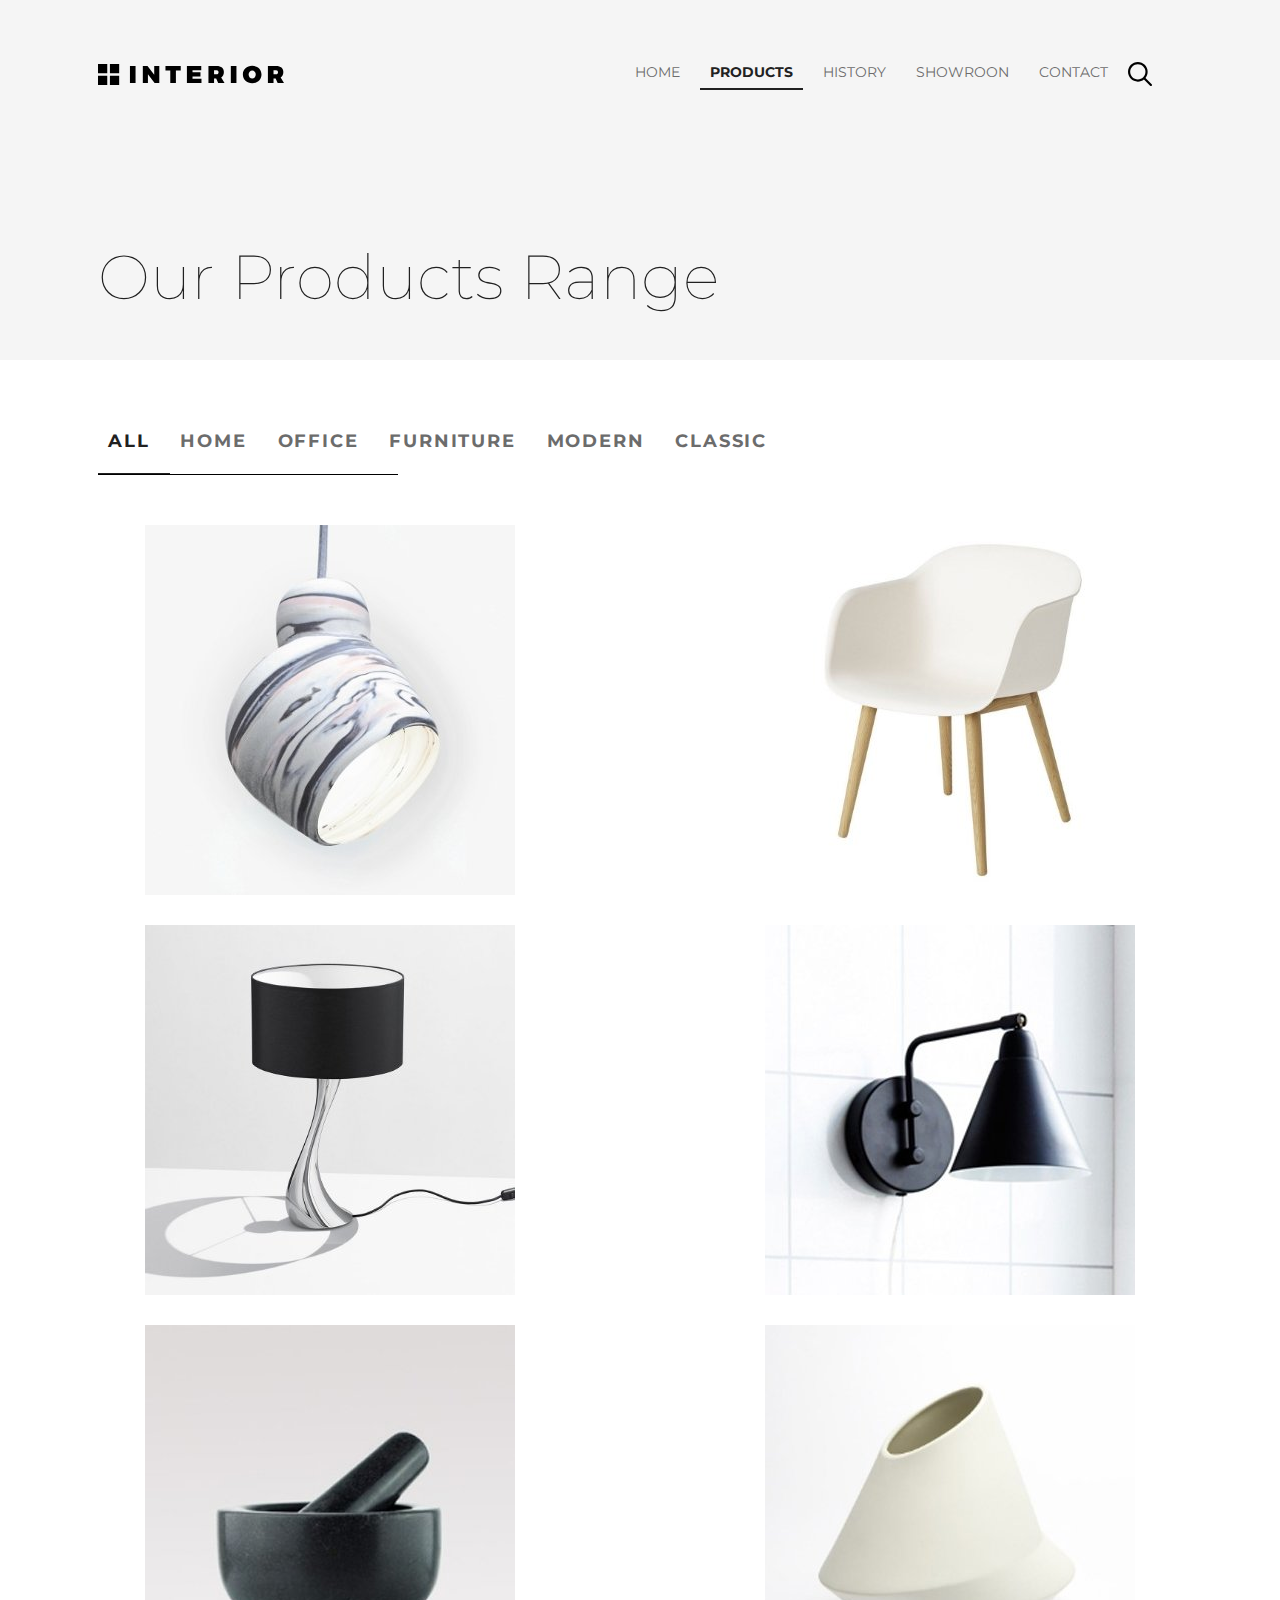
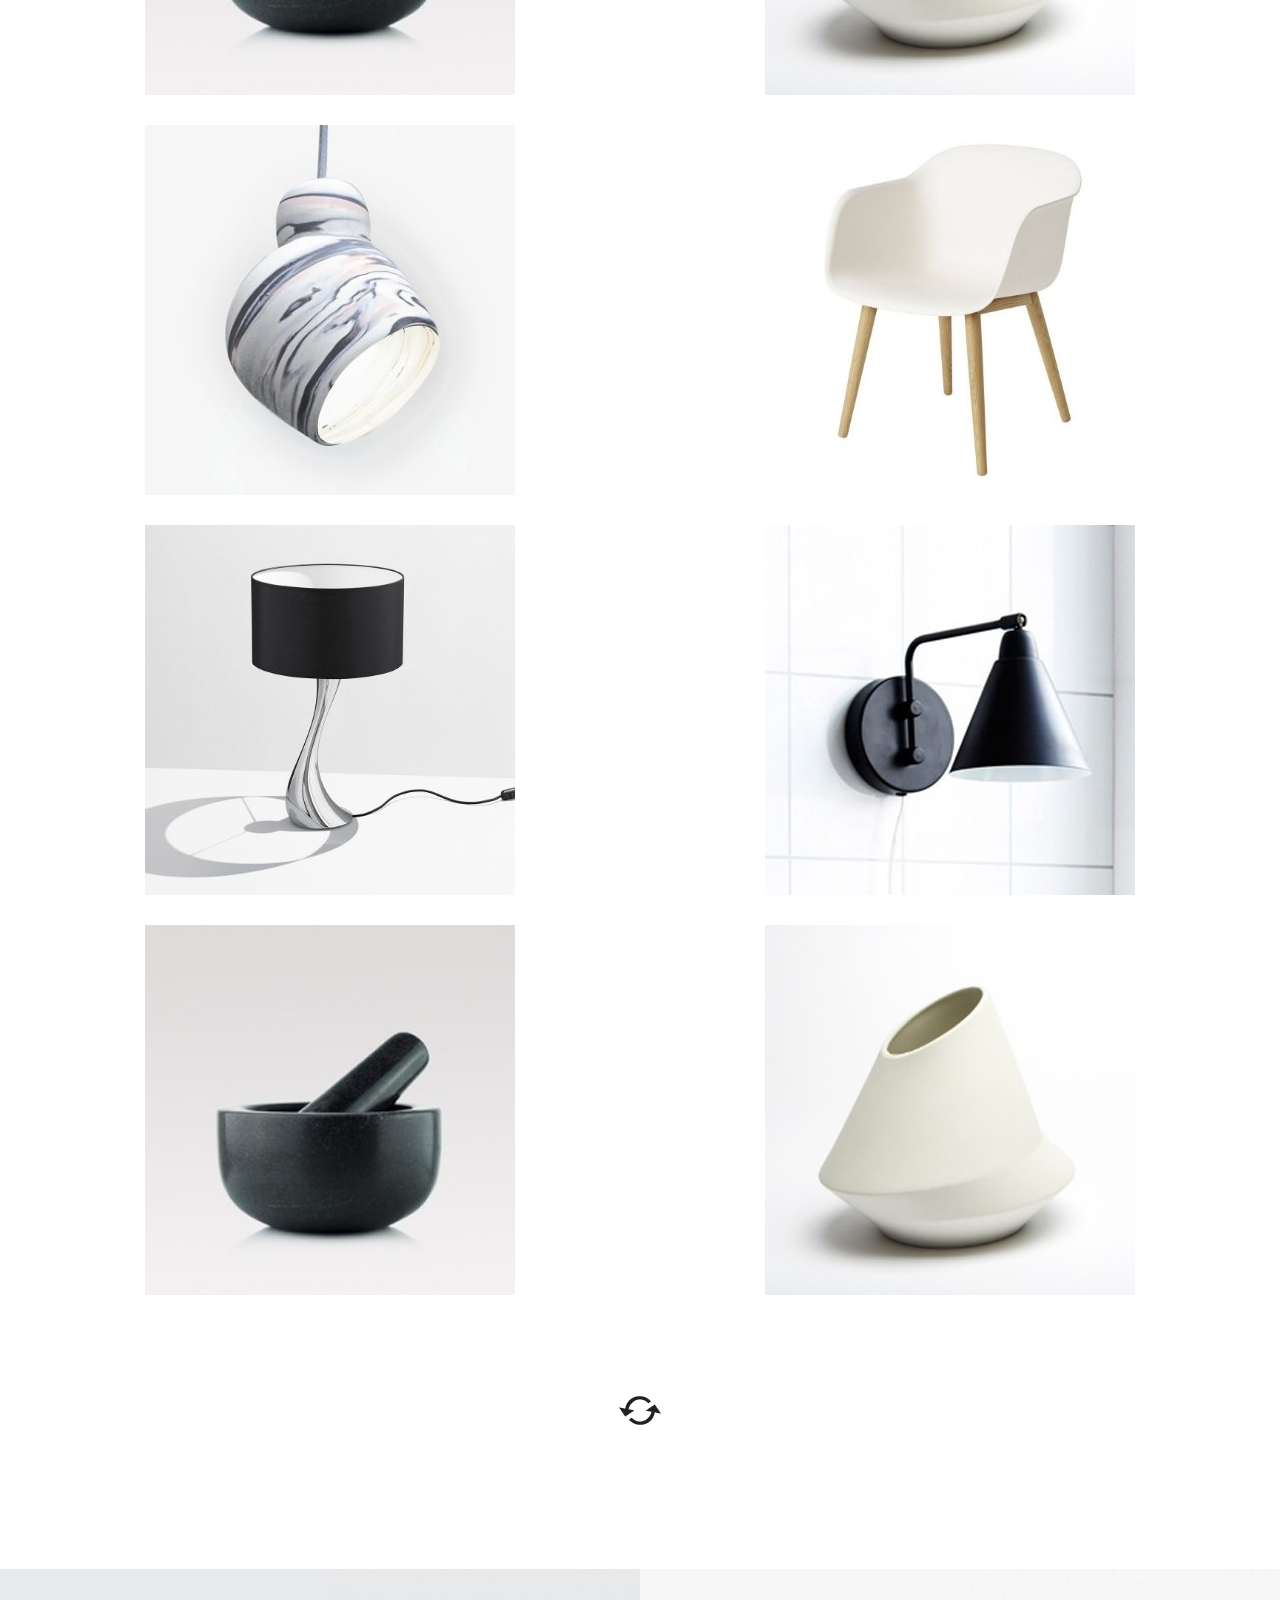
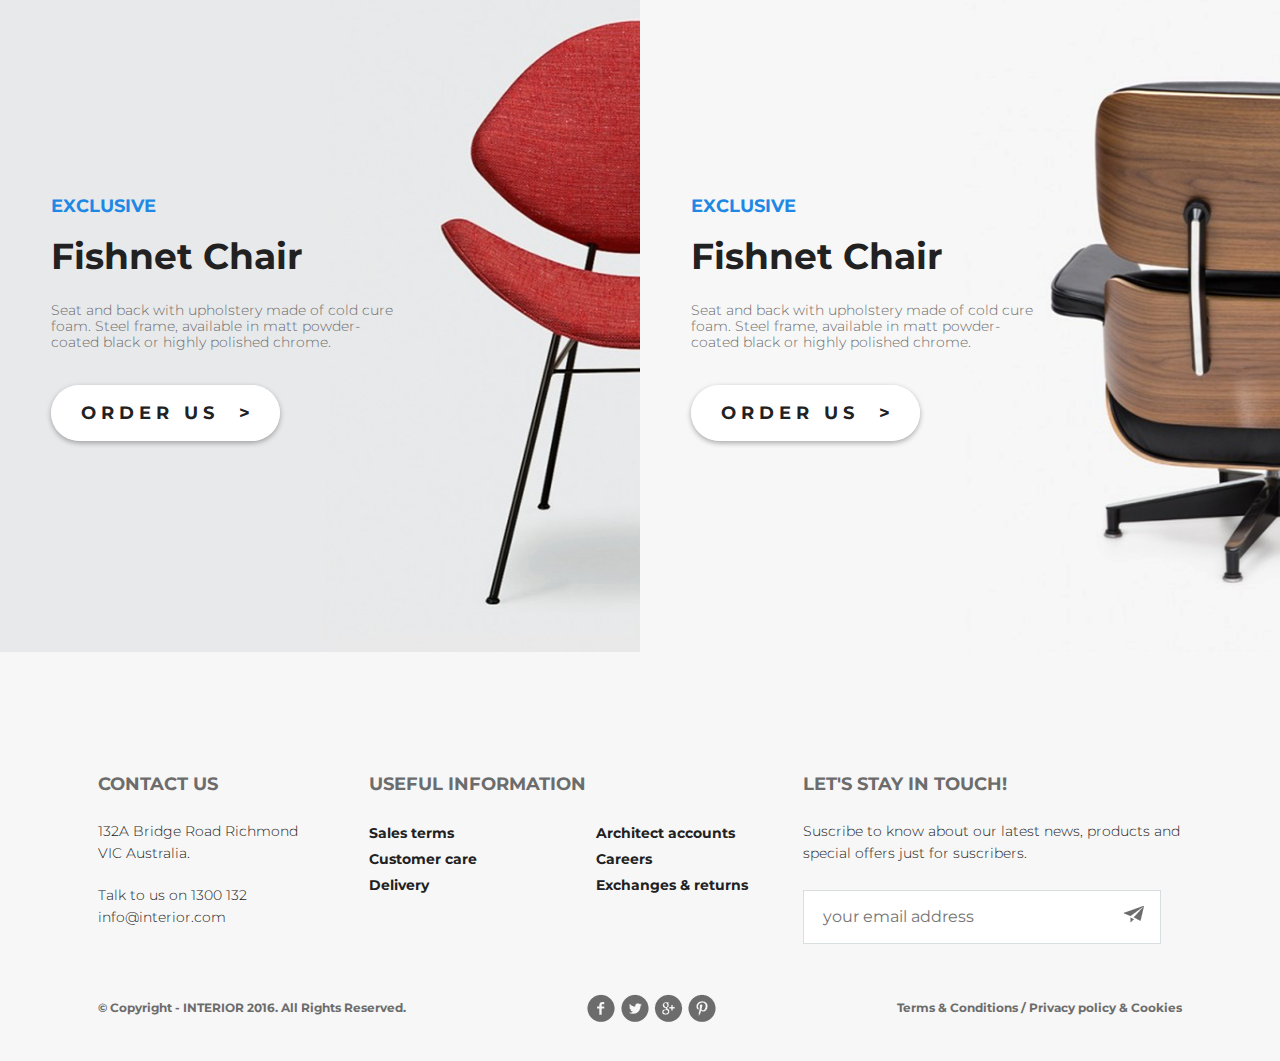
<file: products.html>
<!DOCTYPE html>
<html lang="RU">
<head>
    <meta charset="UTF-8">
    <meta name="viewport" content="width=device-width, initial-scale=1.0">
    <title>INTERIOR Products</title>
    <link href="https://fonts.googleapis.com/css?family=Montserrat:100,300,400,700,900&display=swap&subset=cyrillic" rel="stylesheet">
    <link rel="stylesheet" href="CSS/normalize.css">
    <link rel="stylesheet" href="CSS/style.css">
</head>
<body>
    <div class="container">
        <div class="head-content">
            <div class="content">
                <header class="header header-contact">
                    <a href="index.html" class="logo"><img src="img/logo.svg" alt="Logo"></a>
                    <menu class = "menu">
                        <a class = "menu-item" href="index.html">HOME</a>
                        <a class = "menu-item active-menu" href="#">PRODUCTS</a>
                        <a class = "menu-item" href="#">HISTORY</a>
                        <a class = "menu-item" href="#">SHOWROON</a>
                        <a class = "menu-item" href="contact.html">CONTACT</a>
                    </menu>
                    <button class = "menu-search menu-search-head"><img src="img/search.svg" alt="Search"></button>
                </header>
                
                <h3 class="title-page">Our Products Range</h3>
            </div>
        </div>

        <main class="main-products">
                <section class="content products-box">
                    <div class="tab-conrol">
                        <div class="products-menu">
                            <button class="products-menu-item active-products-menu">ALL</button>
                            <button class="products-menu-item ">HOME</button>
                            <button class="products-menu-item">OFFICE</button>
                            <button class="products-menu-item ">FURNITURE</button>
                            <button class="products-menu-item ">MODERN</button>
                            <button class="products-menu-item ">CLASSIC</button>
                        </div>
                    </div>

                    <div class="products">
                        <a href="#" class="featured-good">
                            <span class="featured-good-hover">
                                <p class="offer-image"><img src="img/arrow.svg" alt="Good"></p>
                                <p class="offer-title">Fishnet Chair</p>
                                <p class="offer-content">Seat and back with upholstery made of cold cure foam
                                    . Steel frame, available in matt powder-coated black
                                    or highly polished chrome.</p>
                            </span>
                            <img src="img/Trending-product/product_1.jpg" alt="Good" class="trending-img">
                        </a>
                        <a href="#" class="featured-good">
                            <span class="featured-good-hover">
                                <p class="offer-image"><img src="img/arrow.svg" alt="Good"></p>
                                <p class="offer-title">Fishnet Chair</p>
                                <p class="offer-content">Seat and back with upholstery made of cold cure foam
                                    . Steel frame, available in matt powder-coated black
                                    or highly polished chrome.</p>
                            </span>
                            <img src="img/Trending-product/product_2.jpg" alt="Good" class="trending-img">
                        </a>
                        <a href="#" class="featured-good">
                            <span class="featured-good-hover">
                                <p class="offer-image"><img src="img/arrow.svg" alt="Good"></p>
                                <p class="offer-title">Fishnet Chair</p>
                                <p class="offer-content">Seat and back with upholstery made of cold cure foam
                                    . Steel frame, available in matt powder-coated black
                                    or highly polished chrome.</p>
                            </span>
                            <img src="img/Trending-product/product_3.jpg" alt="Good" class="trending-img">
                        </a>
                        <a href="#" class="featured-good">
                            <span class="featured-good-hover">
                                <p class="offer-image"><img src="img/arrow.svg" alt="Good"></p>
                                <p class="offer-title">Fishnet Chair</p>
                                <p class="offer-content">Seat and back with upholstery made of cold cure foam
                                    . Steel frame, available in matt powder-coated black
                                    or highly polished chrome.</p>
                            </span>
                            <img src="img/Trending-product/product_4.jpg" alt="Good" class="trending-img">
                        </a>
                        <a href="#" class="featured-good">
                            <span class="featured-good-hover">
                                <p class="offer-image"><img src="img/arrow.svg" alt="Good"></p>
                                <p class="offer-title">Fishnet Chair</p>
                                <p class="offer-content">Seat and back with upholstery made of cold cure foam
                                    . Steel frame, available in matt powder-coated black
                                    or highly polished chrome.</p>
                            </span>
                            <img src="img/Trending-product/product_5.jpg" alt="Good" class="trending-img">
                        </a>
                        <a href="#" class="featured-good">
                            <span class="featured-good-hover">
                                <p class="offer-image"><img src="img/arrow.svg" alt="Good"></p>
                                <p class="offer-title">Fishnet Chair</p>
                                <p class="offer-content">Seat and back with upholstery made of cold cure foam
                                    . Steel frame, available in matt powder-coated black
                                    or highly polished chrome.</p>
                            </span>
                            <img src="img/Trending-product/product_6.jpg" alt="Good" class="trending-img">
                        </a>
                        <a href="#" class="featured-good">
                            <span class="featured-good-hover">
                                <p class="offer-image"><img src="img/arrow.svg" alt="Good"></p>
                                <p class="offer-title">Fishnet Chair</p>
                                <p class="offer-content">Seat and back with upholstery made of cold cure foam
                                    . Steel frame, available in matt powder-coated black
                                    or highly polished chrome.</p>
                            </span>
                            <img src="img/Trending-product/product_1.jpg" alt="Good" class="trending-img">
                        </a>
                        <a href="#" class="featured-good">
                            <span class="featured-good-hover">
                                <p class="offer-image"><img src="img/arrow.svg" alt="Good"></p>
                                <p class="offer-title">Fishnet Chair</p>
                                <p class="offer-content">Seat and back with upholstery made of cold cure foam
                                    . Steel frame, available in matt powder-coated black
                                    or highly polished chrome.</p>
                            </span>
                            <img src="img/Trending-product/product_2.jpg" alt="Good" class="trending-img">
                        </a>
                        <a href="#" class="featured-good">
                            <span class="featured-good-hover">
                                <p class="offer-image"><img src="img/arrow.svg" alt="Good"></p>
                                <p class="offer-title">Fishnet Chair</p>
                                <p class="offer-content">Seat and back with upholstery made of cold cure foam
                                    . Steel frame, available in matt powder-coated black
                                    or highly polished chrome.</p>
                            </span>
                            <img src="img/Trending-product/product_3.jpg" alt="Good" class="trending-img">
                        </a>
                        <a href="#" class="featured-good">
                            <span class="featured-good-hover">
                                <p class="offer-image"><img src="img/arrow.svg" alt="Good"></p>
                                <p class="offer-title">Fishnet Chair</p>
                                <p class="offer-content">Seat and back with upholstery made of cold cure foam
                                    . Steel frame, available in matt powder-coated black
                                    or highly polished chrome.</p>
                            </span>
                            <img src="img/Trending-product/product_4.jpg" alt="Good" class="trending-img">
                        </a>
                        <a href="#" class="featured-good">
                            <span class="featured-good-hover">
                                <p class="offer-image"><img src="img/arrow.svg" alt="Good"></p>
                                <p class="offer-title">Fishnet Chair</p>
                                <p class="offer-content">Seat and back with upholstery made of cold cure foam
                                    . Steel frame, available in matt powder-coated black
                                    or highly polished chrome.</p>
                            </span>
                            <img src="img/Trending-product/product_5.jpg" alt="Good" class="trending-img">
                        </a>
                        <a href="#" class="featured-good">
                            <span class="featured-good-hover">
                                <p class="offer-image"><img src="img/arrow.svg" alt="Good"></p>
                                <p class="offer-title">Fishnet Chair</p>
                                <p class="offer-content">Seat and back with upholstery made of cold cure foam
                                    . Steel frame, available in matt powder-coated black
                                    or highly polished chrome.</p>
                            </span>
                            <img src="img/Trending-product/product_6.jpg" alt="Good" class="trending-img">
                        </a>
                    </div>


                    <button class="refreh-btn">
                        <img class = "refreh-img" src="img/refreh.png" alt="Refreh">
                    </button>
            </section>
    

            <section class="promo promo-products">
                <div class="promo-first">
                    <div class="promo-conent">
                        <p class = "text-tag promo-tag">EXCLUSIVE</p>
                        <p class = "title-promo">Fishnet Chair</p>
                        <p class = "text text-promo">Seat and back with upholstery made of cold cure foam.
                            Steel frame, available in matt
                            powder-coated black
                            or highly polished chrome.</p>
                        <a href="product-deails.html" class="button-orders">O R D E R &nbsp U S &nbsp &nbsp ></a>
                    </div> 
                </div>

                <div class="promo-second">
                    <div class="promo-conent">
                        <p class = "text-tag promo-tag">EXCLUSIVE</p>
                        <p class = "title-promo">Fishnet Chair</p>
                        <p class = "text text-promo">Seat and back with upholstery made of cold cure foam.
                            Steel frame, available in matt
                            powder-coated black
                            or highly polished chrome.</p>
                        <a href="#" class="button-orders">O R D E R &nbsp U S &nbsp &nbsp ></a>
                    </div>
                </div>
            </section>
        </main>

        <footer class="footer">
            <div class="content content-footer">
                <div class="footer-info">
                    <div class="footer-contact">
                        <p class="fotter-info-title">CONTACT US</p>
                        <ul class = "contact">
                            <li class = "contact-item">
                                132A Bridge Road Richmond VIC Australia.
                            </li>
                            <li class = "contact-item">Talk to us on 1300 132
                                info@interior.com
                            </li>
                        </ul>
                    </div>

                    <div class="footer-use-info">
                        <p class="fotter-info-title">USEFUL INFORMATION</p>
                        <div class="info-box">
                            <ul class="info">
                                <li class="info-item"><a href="#" class="info-link">Sales terms</a></li>
                                <li class="info-item"><a href="#" class="info-link"> Customer care</a></li>
                                <li class="info-item"><a href="#" class="info-link">Delivery</a></li>
                            </ul>
                            <ul class="info">
                                <li class="info-item"><a href="#" class="info-link">Architect accounts</a></li>
                                <li class="info-item"><a href="#" class="info-link">Careers</a></li>
                                <li class="info-item"><a href="#" class="info-link">Exchanges & returns</a></li>
                            </ul>
                        </div>
                    </div>
                    
                    <div class="footer-communication">
                        <p class="fotter-info-title">LET'S STAY IN TOUCH!</p>
                        <p class="comunication-text">Suscribe to know about our latest news,
                             products and special offers just for suscribers.
                        </p>
                        <form class = "form" action="">
                            <input class="communication-email" placeholder="your email address" required pattern="^[-_\w.]+@([A-z0-9][-A-z0-9]+\.)+[A-z]{2,4}$">
                            <button class = "submit-email" type="submit">
                                <img src="img/icon_message.png" alt="message">
                            </button>
                        </form>

                    </div>
                </div>

                <div class="footer-social">
                    <p class="general-info">© Copyright - INTERIOR 2016. All Rights Reserved.</p>
                    <img src="img/social_links.png" alt="" class="social-links">
                    <p class="general-info">Terms & Conditions / Privacy policy & Cookies</p>
                </div>
            </div>
        </footer>
    </div>
</body>
</html>
</file>
<file: CSS/style.css>
body, html {
    font-family: 'Montserrat', sans-serif;
}

p {
    margin: 0;
}

li {
    list-style-type: none;
}
 ul {
    margin: 0;
    padding: 0;
}

button {
    margin: 0;
    padding: 0;
    border: 0;
}
button:focus {
    outline: 0;
}

.container {
    /*max-width: 100%;*/
    max-width: 1366px;
    min-width: 1024px;
   
    margin: 0 auto;
}

.slider {
    position: relative;
    height: 800px;
    margin-bottom: 120px;
}

.slider-header {
    background:url(../img/slider-head.jpeg) no-repeat;
    background-size: 100% 100%;
}

.content {
    /*max-width: 1366px;
    margin: 0 auto;*/
    margin-right: 98px;
    margin-left: 98px;
}


/*Header*/

.header {
    padding-top: 62px;
    display: flex;
    align-items: center;
    justify-content: space-between;
    margin-bottom: 288px;
}

.menu {
    margin: 0;
    padding: 0;
    display: flex;
    flex-direction: row;
    align-items: flex-start;
    margin-left: auto;
}

.menu-item {
    text-decoration: none;
    height: 24px;
    list-style-type: none;
    margin-right: 10px;
    text-align: center;
    color:#6C6C6C;
    font-size:14px;
    padding-right: 10px;
    padding-left: 10px;
    border-bottom: 1px solid transparent;
    transition: border-bottom 0.4s ease; 
}

.menu-item:hover {
    border-bottom: 1px solid #212121;
    color: #212121;
}

.active-menu {
    border-bottom: 2px solid #212121;
    color: #212121;
    font-weight: bold;
}

.menu-search {
    border: none;
    outline: none;
    margin-right: 30px;
    border-bottom: 1px solid transparent;
}

.menu-search:hover {
    border-bottom: 1px solid #212121;
    cursor: pointer;
}

/*Тех слайдера*/

.text-tag {
    font-size:18px;
    font-weight: bold;
    margin-top: 0;
    margin-bottom: 22px;
}

.title {
    font-size: 62px;
    font-weight: 100;
    line-height: 72px;
    margin-top: 0;
    margin-bottom: 34px;
}


.text {
    color:#6C6C6C;
    font-size:14px;
    font-weight: 300;
    margin-top: 0;
    margin-bottom: 48px;
    width: 40%;
    
}


.slide-tag-head {
    color:#43A047;
}

.title-slide {
    color:#212121;
}

.button-orders {
    text-decoration: none;
    font-size: 18px;
    line-height: 24px;
    font-weight: 700;
    color:#212121;
    padding: 17px 30px 17px 30px;
    border-radius: 50px;
    background-color:#FFFFFF;
    box-shadow: 0px 2px 4.85px 0.15px rgba(33, 33, 33, 0.35); 
    transition: box-shadow 0.2s ease;   
}

.button-orders:hover { 
    box-shadow: 0px 4px 6.85px 4px rgba(3, 3, 3, 0.35); 
}

.dots-slider {
    display: flex;
    align-items: center;
    justify-content: space-between;
    position: absolute;
    bottom: 0;
    left: 50%;
    margin-bottom: 19px;
}

.dot {
    width: 25px;
    height: 25px;
    background-color: rgb(173, 173, 173);
    border-radius: 50%;
    cursor: pointer;
}

.dot:hover {
    background-color: #212121;
}

.dot:not(:last-child) {
    margin-right: 5px;
}

.dot-active {
    width: 30px;
    height: 30px;
    background-color: #212121;
}

/*Featured goods*/

.product-featured {
    margin-bottom: 90px;
}

.tab-conrol {
    display: flex;
    align-items: center;
    justify-content: space-between;
    margin-bottom: 50px;
}

.featured-new {
    display: flex;
    text-align: center;
    justify-content: center;
    border-bottom: 1px solid #6C6C6C;
}

.featured-btn {
    cursor: pointer;
    border: none;
    outline: none;
    background: none;
    color:#6C6C6C;
    font-size:36px;
    font-weight: bold;
    padding-bottom: 20px;
    padding-left: 10px;
    padding-right: 21px;
    border-bottom: 2px solid transparent;
    transition: border-bottom 0.4s ease;  
}

.featured-btn:hover {
    color:#212121;
}

.active-tab {
    color:#212121;
    border-bottom: 2px solid #212121;
}

.all-goods {
    text-decoration: none;
    color:#212121;
    font-weight: bold;
}

.all-goods:hover {
    border-bottom: 1px solid #212121;
}

.featured-goods {
    display: flex;
    align-items: center;
    justify-content: space-between;
    flex-wrap: wrap;
}

.featured-good {
    margin-bottom: 30px;
    position: relative;
    margin-right: 15px;
}

.featured-good-hover {
    text-align: center;
    width: 100%;
    height: 100%;
}

/*Блок при наведении на товар*/

.featured-good-hover {
    /*Скрытие блока пдсказки*/
    visibility: hidden;
    position: absolute;
    background-color: #fbfcfc;
    opacity: 0;
    letter-spacing: normal;  
    transition: opacity 0.3s, visibility 0s ease;
}

.featured-good:hover > .featured-good-hover {
    opacity: 0.9;
    /*Открытие блока подсказки*/
    visibility: visible;
}

.offer-image {
    width: 48px;
    height: 48px;
    border-radius: 50%;
    box-shadow: 0 2px 5px 1px rgba(33, 33, 33, 0.35);
    background-color: #fff;
    line-height: 60px;
    margin: 62px auto 19px auto;
    transition: box-shadow 0.2s ease; 
}

.offer-image:hover { 
    background-color: #FFFFFF;
    box-shadow: 0 4px 6px 4px rgba(33, 33, 33, 0.35);
}

.offer-title {
    color: #212121;
    font-size: 22px;
    font-weight: 700;
    line-height: 29.88px;
}

.offer-content {
    overflow: hidden;
    color: #6c6c6c;
    font-size: 14px;
    font-weight: 300;
    line-height: 21.91px;
    height: 30%;
    margin: 0 auto;
}

/*Промо*/

.promo {
    display: flex;
    justify-content: flex-start;
    margin-bottom: 120px;
}

.promo-first {
    display: flex;
    align-items: center;
    width: 50%;
    height: 683px;
    background:url(../img/promo_img_One.png) no-repeat;
    background-size: 100% 100%;
}

.promo-second {
    display: flex;
    align-items: center;
    width: 50%;
    height: 683px;
    background:url(../img/promo_img_Two.png) no-repeat;
    background-size: 100% 100%;
}

.promo-conent {
    margin-left: 51px;
}

.promo-tag {
    margin-bottom: 18px;
    color: #1e88e5;
}

.title-promo {
    margin: 0;
    margin-bottom: 24px;
    font-size: 36px;
    line-height: 1.2;
    font-weight: 700;
    color: #212121;
}

.text-promo {
    margin-bottom: 51px;
    width: 60%;
}

/*Трендинговые продукты*/

.trending-product {
    margin-bottom: 90px;
}

.head-trending-product {
    display: flex;
    justify-content: space-between;
    margin-bottom: 64px;
}

.title-trending-product {
    margin: 0;
    font-size: 36px;
    line-height: 1.2;
    font-weight: 700;
    color: #212121;
}

.trending-products {
    display: flex;
    justify-content: space-between;
    flex-wrap: wrap;
}

/*Слайдер*/

.slider-main  {
    display: flex;
    flex-direction: column;
    justify-content: center;
    background:url(../img/slider-main.jpg) no-repeat;
    background-size: 100% 100%;
}

.slide-tag-main {
    color: #e53935;
}

/*products-exluseve*/

.products-exluseve {
    display: flex;
    justify-content: space-between;
    margin-bottom: 90px;
}

.products-tag {
    color: #1e88e5;
    margin-bottom: 18px;
}

.products-title {
    font-size: 36px;
    line-height: 1.2;
    font-weight: 700;
    color: #212121;
    margin-bottom: 24px;
}

.products-slide {
    width: 60%;
}

.product-big-img {
    display: flex;
    flex-direction: column;
    justify-content: center;
    flex-basis: 50%;
    height: 574px;
    background:url(../img/Product/product_1.jpg) no-repeat;
    background-size: 100% 100%;
    margin-right: 30px;
}

.conent-product {
    margin-left: 30px;
}

.product-images {
    flex-basis: 60%;
    display: flex;
    align-items: flex-start;
    justify-content: space-between;
    flex-wrap: wrap;
}


/*phone-app*/

.phone-app {
    display: flex;
    flex-direction: column;
    justify-content: center;
    height: 516px;
    background:url(../img/back_phone.jpg) no-repeat;
    background-size: 100% 100%;
}

.content-phone-app {
    width: 45%;
}

.phone-app-tag {
    color: #6c6c6c;
}

.phone-app-title {
    margin-bottom: 26px;
}

.phone-app-text {
    width: 95%;
    margin-bottom: 33px;
}

/*footer*/

.footer {
    background-color: #f7f7f7;
}

.content-footer{
    height: 100%;
    padding-top: 120px;
    padding-bottom: 39px;
}

.footer-info {
    display: flex;
    justify-content: space-between;
    margin-bottom: 50px;
}

.fotter-info-title {
    margin: 0;
    font-size: 18px;
    line-height: 24px;
    font-weight: 700;
    color: #6c6c6c;
    margin-bottom: 24px;
}

.footer-contact {
    flex-basis: 20%;
}

.contact-item {
    font-size: 14px;
    line-height: 22px;
    font-weight: 300;
    color: #212121;
}

.contact-item:not(:last-child) {
    margin-bottom: 20px;
}

.footer-use-info {
    flex-basis: 35%;
}

.info-link {
    text-decoration: none;
    font-size: 14px;
    line-height: 26px;
    font-weight: 700;
    color: #212121;
}

.info-link:hover {
    border-bottom: 1px solid #212121;
}

.info-box {
    display: flex;
    justify-content: space-between;
}

.comunication-text {
    margin: 0;
    font-size: 14px;
    line-height: 22px;
    font-weight: 300;
    color: #212121;
    margin-bottom: 26px;
}

.form {
    display: flex;
    align-items: center;
}

.communication-email {
    padding: 17px 0px 17px 19px;
    width: 90%;
    background-color: #ffffff;
    border: 1.0px solid #d9dee1;
}

/*Форма с Email*/
.submit-email {
    border: none;
    margin: 0;
    padding: 0;
    vertical-align: middle;
    position: relative;
    left: -2.4em;
    background-color: #fff;
    cursor: pointer;
}

.submit-email:focus {
    border: none;
    outline: none;
}


.footer-communication {
    flex-basis: 35%;
}

.footer-social {
    display: flex;
    align-items: center;
    justify-content: space-between;
}

.general-info {
    font-size: 12px;
    line-height: 26px;
    font-weight: 700;
    color: #6c6c6c;
    margin: 0;
}


/*//////////////////Контакты/////////////////////////////////*/

.head-content {
    background-color: #f5f5f5;
    height: 360px;
    margin-bottom: 71px;
}

.header-contact {
   margin-bottom: 150px;
}

.menu-search-head {
    background-color: #f5f5f5;
}

.title-page {
    margin: 0;
    font-size: 62px;
    line-height: 72px;
    font-weight: 100;
    color: #212121;
}

.main-contact {
    margin-bottom: 92px;
}

.locations {
    display: flex;
    justify-content: space-between;
    flex-wrap: wrap;
}

.location {
    display: flex;
    justify-content: center;
    align-items: center;
    flex-direction: column;
    min-width: 370px;
    height: 370px;
    background-color: #ffffff;
    border: 1.0px solid #9c9c9c;
    margin-bottom: 30px;
}


.location:not(:last-child) {
    margin-right: 15px;
}

.location-img {
    margin-bottom: 34px;
}

.location-city {
    margin-bottom: 23px;
    font-size: 22px;
    line-height: 29px;
    font-weight: 700;
    text-transform: uppercase;
    color: #212121;
}

.label {
    font-size: 14px;
    line-height: 20px;
    font-weight: 700;
    color: #6c6c6c;
}

.contact {
    color: #212121;
    font-size: 14px;
    line-height: 20px;
    font-weight: 700;

    margin-bottom: 10px;
}

.location-adress {
    font-size: 14px;
    line-height: 20px;
    font-weight: 700;
    color: #6c6c6c;
}


/*////////////////Products/////////////////////*/

.products-box {
    display: flex;
    text-align: center;
    flex-direction: column;
    margin-bottom: 140px;
}

/*Создание нижней линии с регулируемым размером*/
.products-menu {
    display: flex;
    text-align: center;
    justify-content: center;
    background-image: linear-gradient(transparent 10%, #fff 50%);
    /*border-bottom: 1px solid #6C6C6C;*/
    position: relative;
}

.products-menu:before, .products-menu:after {
    content: '';
    background: #000;
    position: absolute;
}

.products-menu:after {
    bottom: 0px;
    left: 0px;
    right: 390px;
    height: 1px;
}

.products-menu-item {
    cursor: pointer;
    border: none;
    outline: none;
    background: none;
    font-size: 18px;
    line-height: 1.2;
    font-weight: 700;
    text-transform: uppercase;
    letter-spacing: 0.1em;
    color: #6c6c6c;
    padding-bottom: 20px;
    padding-left: 10px;
    padding-right: 21px;
    border-bottom: 2px solid transparent;
    transition: border-bottom 0.4s ease;  
}

.products-menu-item:hover {
    color:#212121;
}

.active-products-menu {
    color:#212121;
    border-bottom: 2px solid #212121;
}

.products {
    display: flex;
    justify-content: space-between;
    flex-wrap: wrap;
    margin-bottom: 71px;
}

.refreh-btn {
    cursor: pointer;
    border: none;
    outline: none;
    background-color: white;
}

.refreh-img {
    transition: transform .8s ease-in-out;
}

.refreh-img:hover {
    -webkit-transform: rotate(360deg);
    transform: rotate(360deg);
}
.promo-products {
    margin-bottom: 0;
}

/*////////////////Product-deails/////////////////////*/

 .header-product-deails {
     margin-bottom: 29px;
 }

 .main-product-deails {
     margin-bottom: 90px;
 }

 .menu-products {
    height: 70px;
    background-color: #f4f4f4;
    display: flex;
    align-items: center;
    justify-content: center;
    margin-bottom: 72px;
 }

 .menu-products-item {
    border: 0;
    background-color: #f4f4f4;
    font-size: 18px;
    line-height: 1.2;
    font-weight: 700;
    color: #6c6c6c;
    letter-spacing: 0.1em;
    margin-right: 30px;
 }

 .menu-products-item:focus {
    border: none;
    outline: none;
 }

 .menu-products-item:hover {
    color: #212121;
 }

 .active-products-item {
    color: #212121;
 }


 .content-product-deails {
     display: flex;
     justify-content: space-between;
 }

.images-product {
    flex-basis: 47%;
    display: flex;
    flex-direction: column;
    align-items: center;
}

.img-product {
    margin-bottom: 11px;
}

.control-img {
    cursor: pointer;
    margin-right: 10px;
}

.control-img:hover {
    box-shadow: 0px 2px 5px 0px rgba(33, 33, 33, 0.35);
}

.active-control {
    opacity: 0.4;
}


.product-info {
    flex-basis: 47%;
    display: flex;
    flex-direction: column;
    align-items: center;
    margin-bottom: 247px;
}

.product-title {
    margin: 0;
    margin-bottom: 23px;
    font-size: 36px;
    line-height: 1.2;
    font-weight: 700;
    color: #212121;
}

.product-tag {
    margin: 0;
    margin-bottom: 36px;
    font-size: 18.1px;
    font-weight: 700;
    text-transform: uppercase;
    letter-spacing: 0.1em;
    color: #e53935;   
}

.price-product {
    margin-bottom: 29px;
    display: flex;
    align-items:flex-end;
}

.currency {
    font-size: 36.1px;
    font-weight: 300;
    color: #212121;  
}

.currency:not(:last-child) {
    margin-right: 15px;  
}

.price {
    font-weight: 300;
    color: #212121; 
    font-size: 72.1px;
    line-height: 60px;
}

.order-product {
    background-color: white;
    width: 100%;
    height: 78px;
    box-shadow: 0px 2px 5px 0px rgba(33,33,33,0.34);
    background-color: #f44336;
    border-radius: 35.0px;

    font-size: 22px;
    line-height: 24px;
    font-weight: 700;
    color: #ffffff;

    margin-bottom: 44px;
}


.order-product:hover {
    box-shadow: 0px 2px 5px 2px rgba(0, 0, 0, 0.34);
}

.info-text {
    font-size: 16.1px;
    line-height: 24px;
    font-weight: 300;
    letter-spacing: 0.025em;
    color: #212121;
}

@media(max-width:1280px){
    .featured-goods {
        align-items: center;
        justify-content: center;
    }

    .featured-good {
        display: flex;
        justify-content: center;
        margin-left: 15px;
        flex-basis: 40%;
    }

    .trending-products {
        justify-content: center;
    }

    .products-exluseve {
        flex-direction: column;
    }
    
    .product-big-img {
        margin-bottom: 30px;
        flex-basis: auto;
    }
    
    .product-images {
        flex-basis: auto;
        align-items: center;
        justify-content: center;
    }
}
</file>
